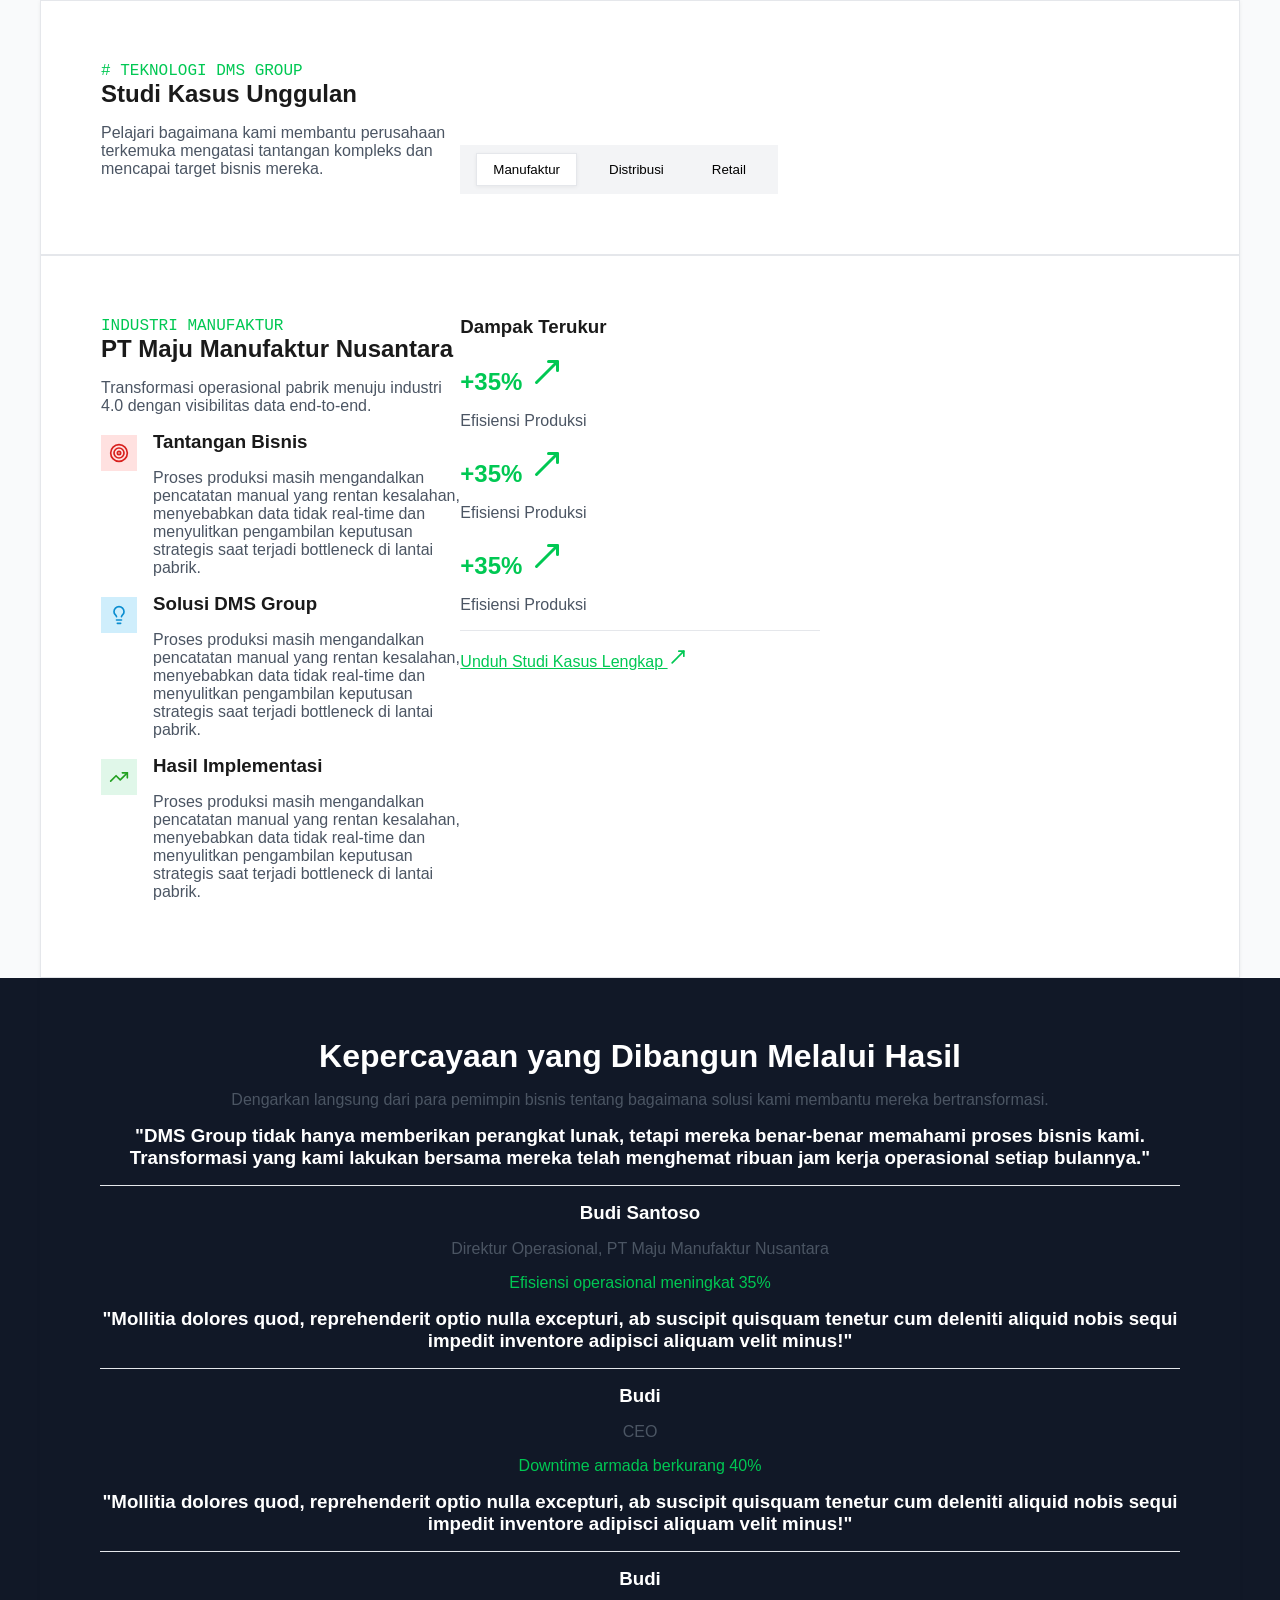
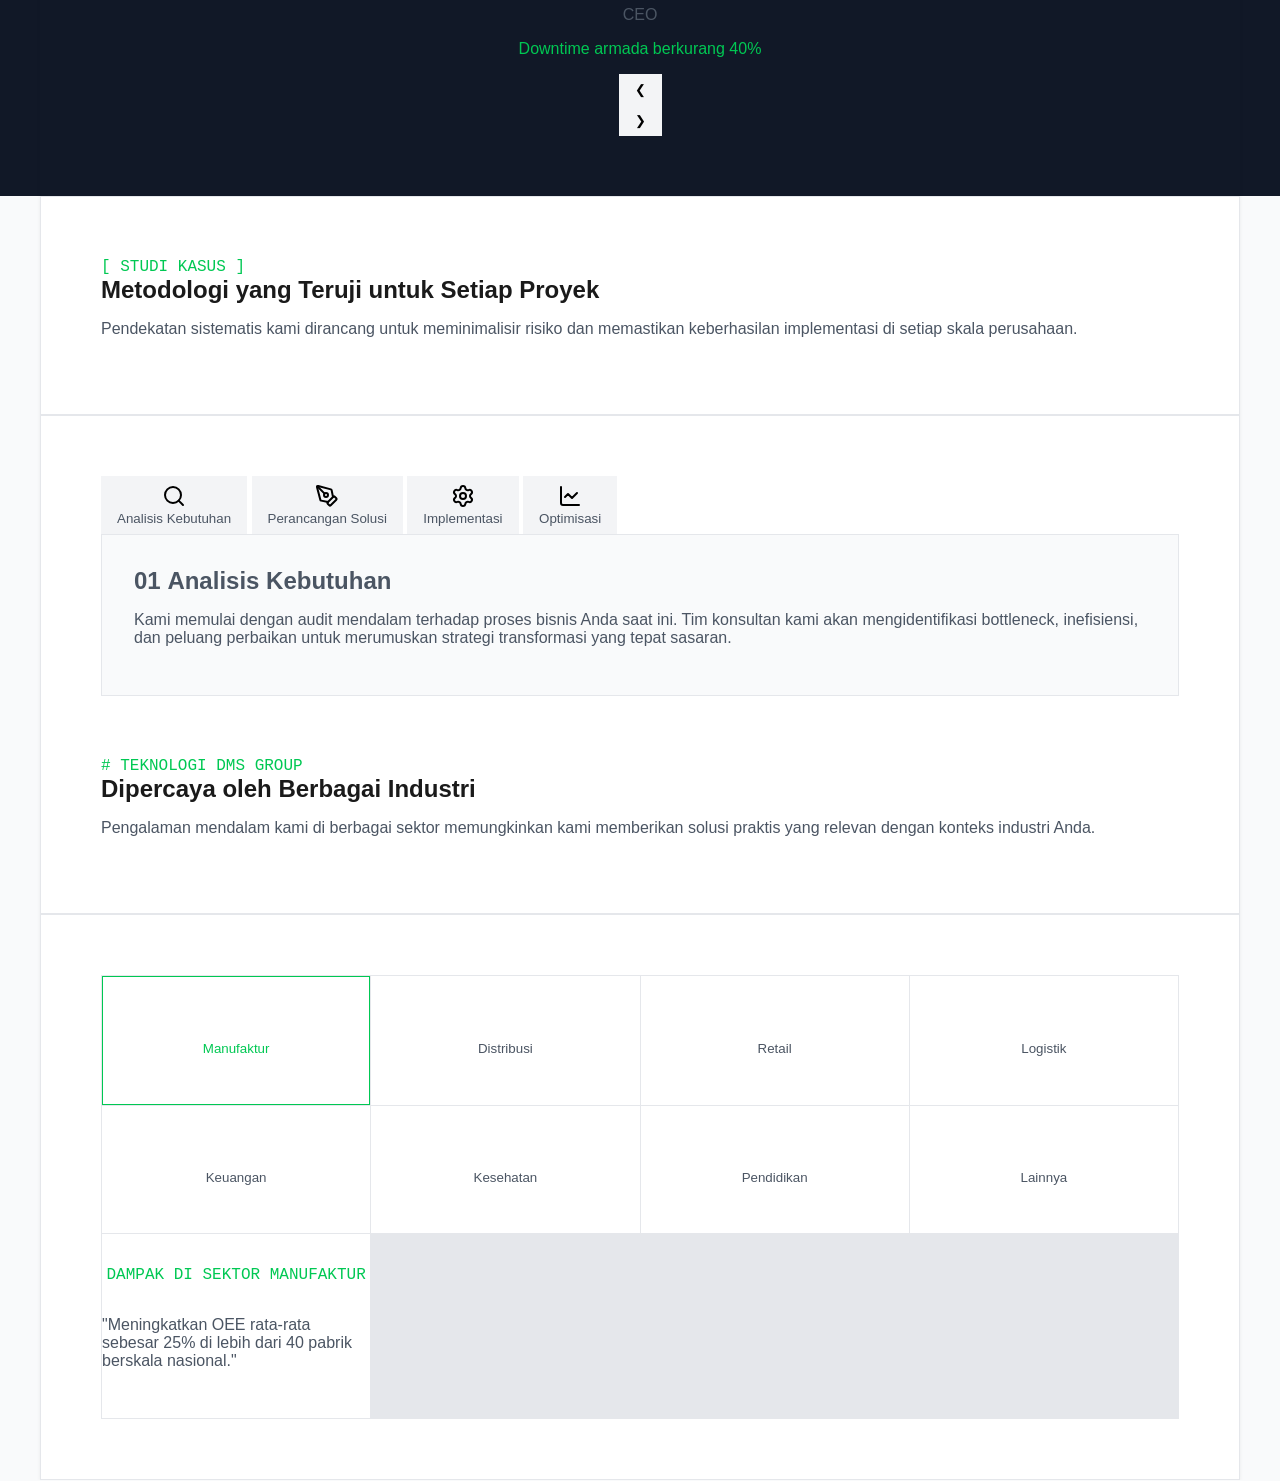
<file: index.html>
<!doctype html>
<html lang="en">
    <head>
        <meta charset="UTF-8" />
        <meta name="viewport" content="width=device-width, initial-scale=1.0" />
        <link rel="stylesheet" href="style.css" />
        <title>Studi Kasus</title>
    </head>
    <body>
        <div class="DMS-container">
            <header class="DMS-grid-3 DMS-text-center-smsc">
                <div class="DMS-grid-span-2-padding">
                    <span class="DMS-uppercase DMS-mono DMS-text-green"
                        ># Teknologi DMS Group</span
                    >
                    <h2>Studi Kasus Unggulan</h2>
                    <p>
                        Pelajari bagaimana kami membantu perusahaan terkemuka
                        mengatasi tantangan kompleks dan mencapai target bisnis
                        mereka.
                    </p>
                </div>
                <div class="DMS-grid-span-1 DMS-button-group-flex">
                    <div class="DMS-button-group">
                        <button data-index="0" class="DMS-button-active">
                            Manufaktur
                        </button>
                        <button data-index="1">Distribusi</button>
                        <button data-index="2">Retail</button>
                    </div>
                </div>
            </header>
            <section class="DMS-grid-3">
                <div class="DMS-grid-span-2-padding">
                    <div>
                        <span
                            id="h-industry"
                            class="DMS-text-green DMS-uppercase DMS-mono"
                            >Industri Manufaktur</span
                        >
                        <h1 id="h-company">PT Maju Manufaktur Nusantara</h1>
                        <p id="h-description">
                            Transformasi operasional pabrik menuju industri 4.0
                            dengan visibilitas data end-to-end.
                        </p>
                    </div>
                    <div>
                        <div class="DMS-flex">
                            <div>
                                <svg
                                    xmlns="http://www.w3.org/2000/svg"
                                    width="36"
                                    height="36"
                                    viewBox="0 0 24 24"
                                    fill="none"
                                    stroke="currentColor"
                                    stroke-width="2"
                                    stroke-linecap="round"
                                    stroke-linejoin="round"
                                    class="lucide-target DMS-icon-adjust"
                                >
                                    <circle cx="12" cy="12" r="10" />
                                    <circle cx="12" cy="12" r="6" />
                                    <circle cx="12" cy="12" r="2" />
                                </svg>
                            </div>
                            <div>
                                <h3>Tantangan Bisnis</h3>
                                <p id="h-challenge">
                                    Proses produksi masih mengandalkan
                                    pencatatan manual yang rentan kesalahan,
                                    menyebabkan data tidak real-time dan
                                    menyulitkan pengambilan keputusan strategis
                                    saat terjadi bottleneck di lantai pabrik.
                                </p>
                            </div>
                        </div>
                        <div class="DMS-flex">
                            <div>
                                <svg
                                    xmlns="http://www.w3.org/2000/svg"
                                    width="36"
                                    height="36"
                                    viewBox="0 0 24 24"
                                    fill="none"
                                    stroke="currentColor"
                                    stroke-width="2"
                                    stroke-linecap="round"
                                    stroke-linejoin="round"
                                    class="lucide-lightbulb DMS-icon-adjust"
                                >
                                    <path
                                        d="M15 14c.2-1 .7-1.7 1.5-2.5 1-.9 1.5-2.2 1.5-3.5A6 6 0 0 0 6 8c0 1 .2 2.2 1.5 3.5.7.7 1.3 1.5 1.5 2.5"
                                    />
                                    <path d="M9 18h6" />
                                    <path d="M10 22h4" />
                                </svg>
                            </div>
                            <div>
                                <h3>Solusi DMS Group</h3>
                                <p id="h-solution">
                                    Proses produksi masih mengandalkan
                                    pencatatan manual yang rentan kesalahan,
                                    menyebabkan data tidak real-time dan
                                    menyulitkan pengambilan keputusan strategis
                                    saat terjadi bottleneck di lantai pabrik.
                                </p>
                            </div>
                        </div>
                        <div class="DMS-flex">
                            <div>
                                <svg
                                    xmlns="http://www.w3.org/2000/svg"
                                    width="36"
                                    height="36"
                                    viewBox="0 0 24 24"
                                    fill="none"
                                    stroke="currentColor"
                                    stroke-width="2"
                                    stroke-linecap="round"
                                    stroke-linejoin="round"
                                    class="lucide-trending-up DMS-icon-adjust"
                                >
                                    <path d="M16 7h6v6" />
                                    <path d="m22 7-8.5 8.5-5-5L2 17" />
                                </svg>
                            </div>
                            <div>
                                <h3>Hasil Implementasi</h3>
                                <p id="h-implementation">
                                    Proses produksi masih mengandalkan
                                    pencatatan manual yang rentan kesalahan,
                                    menyebabkan data tidak real-time dan
                                    menyulitkan pengambilan keputusan strategis
                                    saat terjadi bottleneck di lantai pabrik.
                                </p>
                            </div>
                        </div>
                    </div>
                </div>
                <div class="DMS-grid-span-1 DMS-text-center-smsc">
                    <h3>Dampak Terukur</h3>
                    <div id="h-impact">
                        <div>
                            <h1 class="DMS-text-green">
                                +35%
                                <svg
                                    xmlns="http://www.w3.org/2000/svg"
                                    width="36"
                                    height="36"
                                    viewBox="0 0 24 24"
                                    fill="none"
                                    stroke="currentColor"
                                    stroke-width="2"
                                    stroke-linecap="round"
                                    stroke-linejoin="round"
                                    class="lucide lucide-move-up-right-icon lucide-move-up-right"
                                >
                                    <path d="M13 5H19V11" />
                                    <path d="M19 5L5 19" />
                                </svg>
                            </h1>
                            <p>Efisiensi Produksi</p>
                        </div>
                        <div>
                            <h1 class="DMS-text-green">
                                +35%
                                <svg
                                    xmlns="http://www.w3.org/2000/svg"
                                    width="36"
                                    height="36"
                                    viewBox="0 0 24 24"
                                    fill="none"
                                    stroke="currentColor"
                                    stroke-width="2"
                                    stroke-linecap="round"
                                    stroke-linejoin="round"
                                    class="lucide lucide-move-up-right-icon lucide-move-up-right"
                                >
                                    <path d="M13 5H19V11" />
                                    <path d="M19 5L5 19" />
                                </svg>
                            </h1>
                            <p>Efisiensi Produksi</p>
                        </div>
                        <div>
                            <h1 class="DMS-text-green">
                                +35%
                                <svg
                                    xmlns="http://www.w3.org/2000/svg"
                                    width="36"
                                    height="36"
                                    viewBox="0 0 24 24"
                                    fill="none"
                                    stroke="currentColor"
                                    stroke-width="2"
                                    stroke-linecap="round"
                                    stroke-linejoin="round"
                                    class="lucide lucide-move-up-right-icon lucide-move-up-right"
                                >
                                    <path d="M13 5H19V11" />
                                    <path d="M19 5L5 19" />
                                </svg>
                            </h1>
                            <p>Efisiensi Produksi</p>
                        </div>
                    </div>
                    <hr />
                    <a id="h-link" href="#" class="DMS-text-green"
                        >Unduh Studi Kasus Lengkap
                        <svg
                            xmlns="http://www.w3.org/2000/svg"
                            width="20"
                            height="20"
                            viewBox="0 0 24 24"
                            fill="none"
                            stroke="currentColor"
                            stroke-width="2"
                            stroke-linecap="round"
                            stroke-linejoin="round"
                            class="lucide lucide-move-up-right-icon lucide-move-up-right"
                        >
                            <path d="M13 5H19V11" />
                            <path d="M19 5L5 19" /></svg
                    ></a>
                </div>
            </section>
        </div>
        <div class="DMS-dark-wrapper">
            <div class="DMS-container-dark">
                <div class="DMS-testimonial-header">
                    <h1>Kepercayaan yang Dibangun Melalui Hasil</h1>
                    <p>
                        Dengarkan langsung dari para pemimpin bisnis tentang
                        bagaimana solusi kami membantu mereka bertransformasi.
                    </p>
                </div>

                <div class="DMS-slideshow-container">
                    <div class="DMS-mySlides">
                        <div class="DMS-quote">
                            <h3>
                                "DMS Group tidak hanya memberikan perangkat
                                lunak, tetapi mereka benar-benar memahami proses
                                bisnis kami. Transformasi yang kami lakukan
                                bersama mereka telah menghemat ribuan jam kerja
                                operasional setiap bulannya."
                            </h3>
                        </div>
                        <hr class="DMS-divider" />
                        <div class="DMS-slide-footer">
                            <div class="DMS-author-info">
                                <h3>Budi Santoso</h3>
                                <p>
                                    Direktur Operasional, PT Maju Manufaktur
                                    Nusantara
                                </p>
                            </div>
                            <div class="DMS-metric-badge">
                                <p class="DMS-text-green">
                                    Efisiensi operasional meningkat 35%
                                </p>
                            </div>
                        </div>
                    </div>

                    <div class="DMS-mySlides">
                        <div class="DMS-quote-wrapper">
                            <h3>
                                "Mollitia dolores quod, reprehenderit optio
                                nulla excepturi, ab suscipit quisquam tenetur
                                cum deleniti aliquid nobis sequi impedit
                                inventore adipisci aliquam velit minus!"
                            </h3>
                        </div>
                        <hr class="DMS-divider" />
                        <div class="DMS-slide-footer">
                            <div class="DMS-author-info">
                                <h3>Budi</h3>
                                <p>CEO</p>
                            </div>
                            <div class="DMS-metric-badge">
                                <p class="DMS-text-green">
                                    Downtime armada berkurang 40%
                                </p>
                            </div>
                        </div>
                    </div>
                    <div class="DMS-mySlides">
                        <div class="DMS-quote-wrapper">
                            <h3>
                                "Mollitia dolores quod, reprehenderit optio
                                nulla excepturi, ab suscipit quisquam tenetur
                                cum deleniti aliquid nobis sequi impedit
                                inventore adipisci aliquam velit minus!"
                            </h3>
                        </div>
                        <hr class="DMS-divider" />
                        <div class="DMS-slide-footer">
                            <div class="DMS-author-info">
                                <h3>Budi</h3>
                                <p>CEO</p>
                            </div>
                            <div class="DMS-metric-badge">
                                <p class="DMS-text-green">
                                    Downtime armada berkurang 40%
                                </p>
                            </div>
                        </div>
                    </div>

                    <div class="DMS-controls-wrapper">
                        <button
                            class="DMS-nav-btn DMS-prev"
                            onclick="plusSlides(-1)"
                        >
                            ❮
                        </button>
                        <div class="DMS-dots-group">
                            <span
                                class="DMS-dot"
                                onclick="currentSlide(1)"
                            ></span>
                            <span
                                class="DMS-dot"
                                onclick="currentSlide(2)"
                            ></span>
                            <span
                                class="DMS-dot"
                                onclick="currentSlide(3)"
                            ></span>
                        </div>
                        <button
                            class="DMS-nav-btn DMS-next"
                            onclick="plusSlides(1)"
                        >
                            ❯
                        </button>
                    </div>
                </div>
            </div>
        </div>
        <div class="DMS-container">
            <section>
                <span class="DMS-uppercase DMS-mono DMS-text-green"
                    >[ studi kasus ]</span
                >
                <h1>Metodologi yang Teruji untuk Setiap Proyek</h1>
                <p>
                    Pendekatan sistematis kami dirancang untuk meminimalisir
                    risiko dan memastikan keberhasilan implementasi di setiap
                    skala perusahaan.
                </p>
            </section>
            <section>
                <div class="DMS-stepper-container">
                    <button class="DMS-step-button active" data-index="0">
                        <div class="DMS-step-circle">
                            <svg
                                xmlns="http://www.w3.org/2000/svg"
                                width="24"
                                height="24"
                                viewBox="0 0 24 24"
                                fill="none"
                                stroke="currentColor"
                                stroke-width="2"
                                stroke-linecap="round"
                                stroke-linejoin="round"
                                class="lucide lucide-search"
                            >
                                <path d="m21 21-4.34-4.34" />
                                <circle cx="11" cy="11" r="8" />
                            </svg>
                        </div>
                        <span>Analisis Kebutuhan</span>
                    </button>

                    <button class="DMS-step-button" data-index="1">
                        <div class="DMS-step-circle">
                            <svg
                                xmlns="http://www.w3.org/2000/svg"
                                width="24"
                                height="24"
                                viewBox="0 0 24 24"
                                fill="none"
                                stroke="currentColor"
                                stroke-width="2"
                                stroke-linecap="round"
                                stroke-linejoin="round"
                                class="lucide lucide-pen-tool"
                            >
                                <path
                                    d="M15.707 21.293a1 1 0 0 1-1.414 0l-1.586-1.586a1 1 0 0 1 0-1.414l5.586-5.586a1 1 0 0 1 1.414 0l1.586 1.586a1 1 0 0 1 0 1.414z"
                                />
                                <path
                                    d="m18 13-1.375-6.874a1 1 0 0 0-.746-.776L3.235 2.028a1 1 0 0 0-1.207 1.207L5.35 15.879a1 1 0 0 0 .776.746L13 18"
                                />
                                <path d="m2.3 2.3 7.286 7.286" />
                                <circle cx="11" cy="11" r="2" />
                            </svg>
                        </div>
                        <span>Perancangan Solusi</span>
                    </button>

                    <button class="DMS-step-button" data-index="2">
                        <div class="DMS-step-circle">
                            <svg
                                xmlns="http://www.w3.org/2000/svg"
                                width="24"
                                height="24"
                                viewBox="0 0 24 24"
                                fill="none"
                                stroke="currentColor"
                                stroke-width="2"
                                stroke-linecap="round"
                                stroke-linejoin="round"
                                class="lucide lucide-settings"
                            >
                                <path
                                    d="M9.671 4.136a2.34 2.34 0 0 1 4.659 0 2.34 2.34 0 0 0 3.319 1.915 2.34 2.34 0 0 1 2.33 4.033 2.34 2.34 0 0 0 0 3.831 2.34 2.34 0 0 1-2.33 4.033 2.34 2.34 0 0 0-3.319 1.915 2.34 2.34 0 0 1-4.659 0 2.34 2.34 0 0 0-3.32-1.915 2.34 2.34 0 0 1-2.33-4.033 2.34 2.34 0 0 0 0-3.831A2.34 2.34 0 0 1 6.35 6.051a2.34 2.34 0 0 0 3.319-1.915"
                                />
                                <circle cx="12" cy="12" r="3" />
                            </svg>
                        </div>
                        <span>Implementasi</span>
                    </button>

                    <button class="DMS-step-button" data-index="3">
                        <div class="DMS-step-circle">
                            <svg
                                xmlns="http://www.w3.org/2000/svg"
                                width="24"
                                height="24"
                                viewBox="0 0 24 24"
                                fill="none"
                                stroke="currentColor"
                                stroke-width="2"
                                stroke-linecap="round"
                                stroke-linejoin="round"
                                class="lucide lucide-chart-line"
                            >
                                <path d="M3 3v16a2 2 0 0 0 2 2h16" />
                                <path d="m19 9-5 5-4-4-3 3" />
                            </svg>
                        </div>
                        <span>Optimisasi</span>
                    </button>
                </div>
                <div class="DMS-requirement-analysis">
                    <h2 id="m-header">
                        <span id="m-number">01</span>
                        <span id="m-title">Analisis Kebutuhan</span>
                    </h2>
                    <p id="m-description">
                        Kami memulai dengan audit mendalam terhadap proses
                        bisnis Anda saat ini. Tim konsultan kami akan
                        mengidentifikasi bottleneck, inefisiensi, dan peluang
                        perbaikan untuk merumuskan strategi transformasi yang
                        tepat sasaran.
                    </p>
                </div>
                <div>
                    <span class="DMS-mono DMS-text-green DMS-uppercase"
                        ># Teknologi DMS Group</span
                    >
                    <h1>Dipercaya oleh Berbagai Industri</h1>
                    <p>
                        Pengalaman mendalam kami di berbagai sektor memungkinkan
                        kami memberikan solusi praktis yang relevan dengan
                        konteks industri Anda.
                    </p>
                </div>
            </section>
            <section>
                <div
                    class="DMS-custom-grid-border DMS-grid-4 DMS-text-center-smsc"
                    id="industri-grid"
                >
                    <button
                        class="DMS-custom-border DMS-industries-active"
                        data-index="0"
                    >
                        <span id="ind-icon-0"></span>
                        <p class="DMS-text-green">Manufaktur</p>
                    </button>

                    <button class="DMS-custom-border" data-index="1">
                        <span id="ind-icon-1"></span>
                        <p>Distribusi</p>
                    </button>

                    <button class="DMS-custom-border" data-index="2">
                        <span id="ind-icon-2"></span>
                        <p>Retail</p>
                    </button>

                    <button class="DMS-custom-border" data-index="3">
                        <span id="ind-icon-3"></span>
                        <p>Logistik</p>
                    </button>

                    <button class="DMS-custom-border" data-index="4">
                        <span id="ind-icon-4"></span>
                        <p>Keuangan</p>
                    </button>

                    <button class="DMS-custom-border" data-index="5">
                        <span id="ind-icon-5"></span>
                        <p>Kesehatan</p>
                    </button>

                    <button class="DMS-custom-border" data-index="6">
                        <span id="ind-icon-6"></span>
                        <p>Pendidikan</p>
                    </button>

                    <button class="DMS-custom-border" data-index="7">
                        <span id="ind-icon-7"></span>
                        <p>Lainnya</p>
                    </button>

                    <div
                        class="DMS-custom-border DMS-grid-span-4-padding DMS-bg-light-green"
                    >
                        <span
                            id="ind-banner-tag"
                            class="DMS-mono DMS-text-green DMS-uppercase"
                        >
                            Dampak di Sektor Manufaktur
                        </span>
                        <p id="ind-banner-desc">
                            "Meningkatkan OEE rata-rata sebesar 25% di lebih
                            dari 40 pabrik berskala nasional."
                        </p>
                    </div>
                </div>
            </section>
        </div>
        <script src="script.js" />
    </body>
</html>
</file>
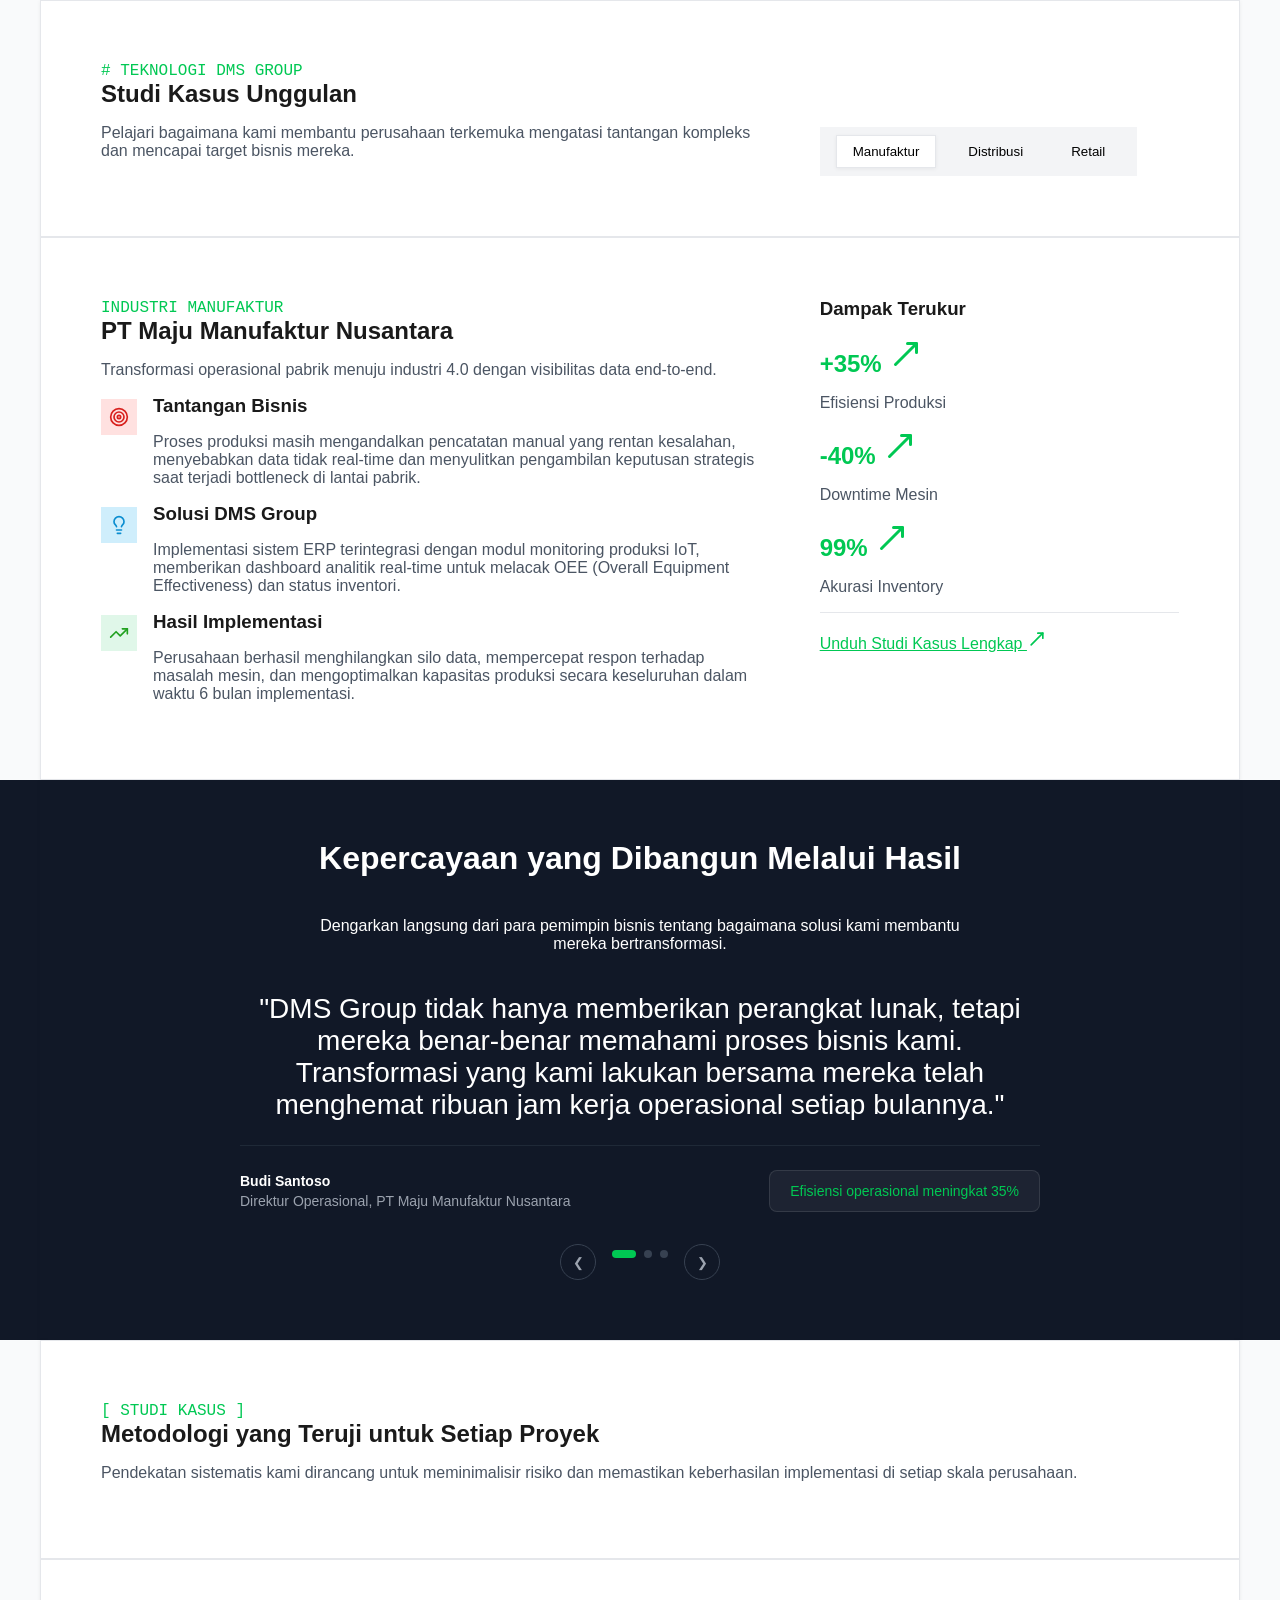
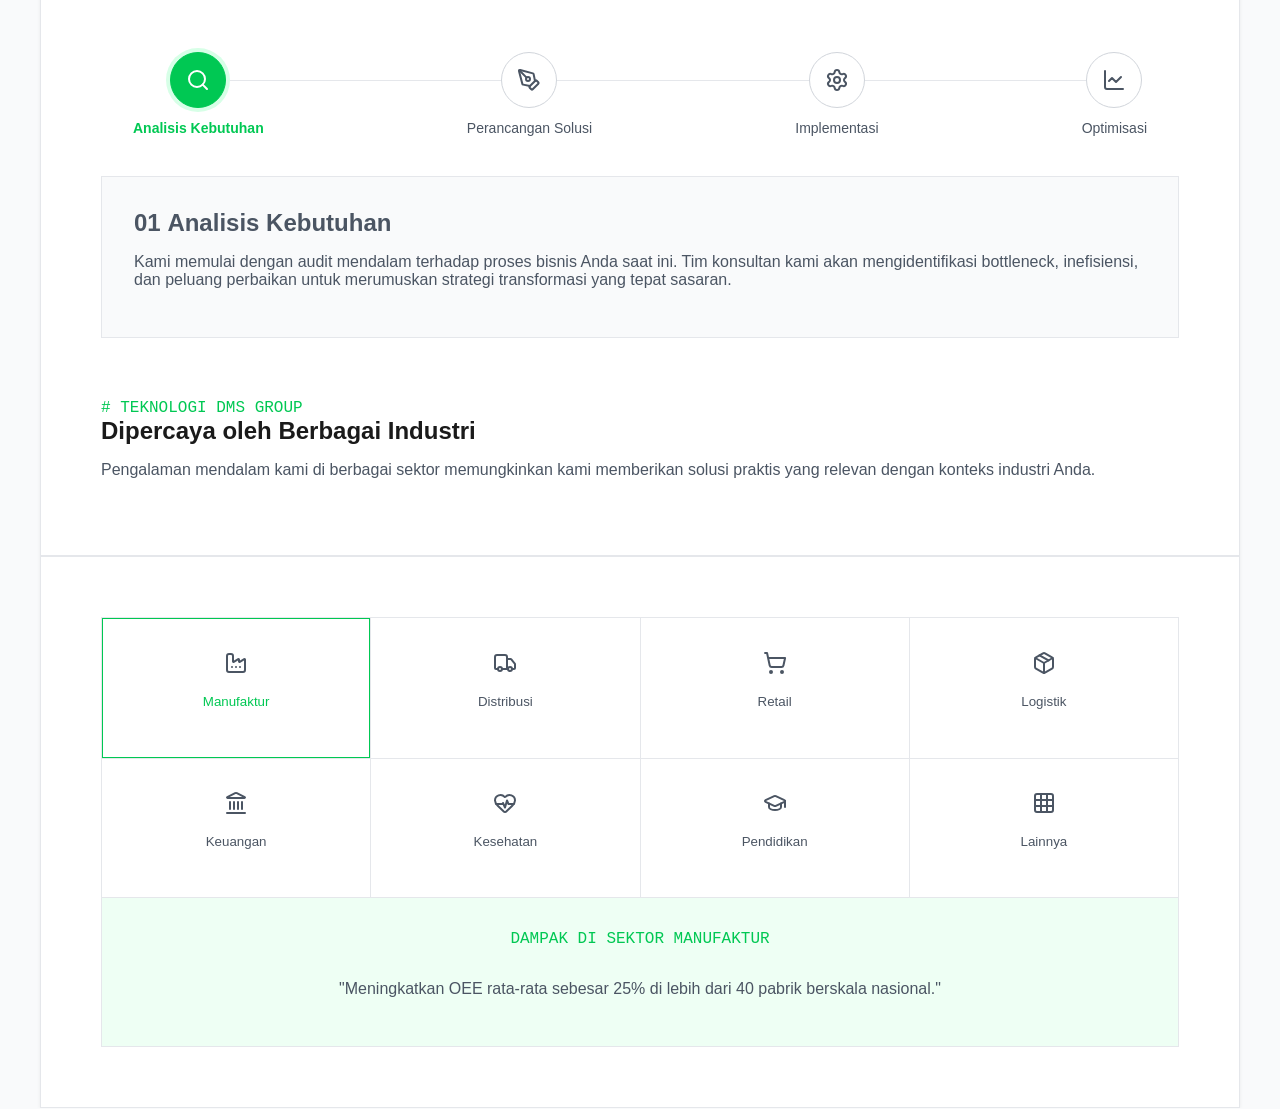
<file: afif.html>
<!doctype html>
<html lang="en">
    <head>
        <meta charset="UTF-8" />
        <meta name="viewport" content="width=device-width, initial-scale=1.0" />
        <!--<link rel="stylesheet" href="style.css" />-->
        <title>Studi Kasus</title>
        <style>
            :root {
                /* =====================================================
        1. TYPOGRAPHY (FONT FAMILIES)
        ===================================================== */
                --DMS-font-heading: "Plus Jakarta Sans", sans-serif;
                --DMS-font-body: "DM Sans", sans-serif;
                --DMS-font-mono: "Sometype Mono", monospace;

                /* =====================================================
        2. COLOR PALETTE (PRIMARY & NEUTRAL VALUES)
        ===================================================== */
                /* Primary Scale */
                --DMS-color-primary-50: #eefff4;
                --DMS-color-primary-100: #d7ffe7;
                --DMS-color-primary-200: #b2ffd1;
                --DMS-color-primary-300: #76ffae;
                --DMS-color-primary-400: #33f583;
                --DMS-color-primary-500: #09de61;
                --DMS-color-primary-600: #00c853;
                --DMS-color-primary-700: #04913f;
                --DMS-color-primary-800: #0a7136;
                --DMS-color-primary-900: #0a5d2f;
                --DMS-color-primary-950: #003418;

                /* Neutral/Gray Scale */
                --DMS-color-gray-50: #f9fafb;
                --DMS-color-gray-100: #f3f4f6;
                --DMS-color-gray-200: #e5e7eb;
                --DMS-color-gray-300: #d1d5db;
                --DMS-color-gray-400: #9ca3af;
                --DMS-color-gray-500: #6b7280;
                --DMS-color-gray-600: #4b5563;
                --DMS-color-gray-700: #374151;
                --DMS-color-gray-800: #1f2937;
                --DMS-color-gray-900: #111827;

                /* =====================================================
        3. UI & SEMANTIC COLORS
        ===================================================== */
                /* Brand Colors */
                --DMS-color-primary: #00c853;
                --DMS-color-primary-hover: #00a95c;
                --DMS-color-primary-active: #009624;
                --DMS-color-primary-soft: rgba(6, 19, 11, 0.08);
                --DMS-color-black: #1a1a1a;
                --DMS-color-white: #ffffff;

                /* Success */
                --DMS-color-success: #22a121;
                --DMS-color-success-hover: #2eba2d;
                --DMS-color-success-active: #1c791c;
                --DMS-color-success-disabled: #8ee88d;

                /* Danger */
                --DMS-color-danger: #d8201d;
                --DMS-color-danger-hover: #f4423f;
                --DMS-color-danger-active: #bd1b18;
                --DMS-color-danger-disabled: #fea4a3;

                /* Warning & Info */
                --DMS-color-warning: #fda018;
                --DMS-color-warning-disabled: #ffecc6;
                --DMS-color-info: #0a8dd0;
                --DMS-color-info-disabled: #82d1f7;

                /* =====================================================
        4. BACKGROUNDS & GRADIENTS
        ===================================================== */
                --DMS-bg-primary: var(--DMS-color-white);
                --DMS-bg-secondary: var(--DMS-color-gray-50);
                --DMS-bg-tertiary: var(--DMS-color-gray-100);

                --DMS-gradient-primary: linear-gradient(
                    90deg,
                    var(--DMS-color-primary-600) 0%,
                    var(--DMS-color-primary-700) 100%
                );
                --DMS-gradient-primary-soft: linear-gradient(
                    90deg,
                    var(--DMS-color-primary-100) 0%,
                    var(--DMS-color-primary-300) 100%
                );

                /* =====================================================
        5. TEXT TOKENS
        ===================================================== */
                --DMS-text-primary: var(--DMS-color-black);
                --DMS-text-secondary: var(--DMS-color-gray-600);
                --DMS-text-muted: var(--DMS-color-gray-400);
                --DMS-text-inverse: var(--DMS-color-white);

                /* =====================================================
        6. BORDER & RADIUS (Multiple of 4px)
        ===================================================== */
                --DMS-border-light: var(--DMS-color-gray-200);
                --DMS-border-medium: var(--DMS-color-gray-300);
                --DMS-border-strong: var(--DMS-color-gray-500);

                --DMS-radius-1: 4px;
                --DMS-radius-2: 8px;
                --DMS-radius-3: 12px;
                --DMS-radius-4: 16px;
                --DMS-radius-full: 999px;

                /* =====================================================
        7. SPACING SYSTEM (Multiple of 4px)
        ===================================================== */
                --DMS-space-1: 4px;
                --DMS-space-2: 8px;
                --DMS-space-3: 12px;
                --DMS-space-4: 16px;
                --DMS-space-5: 20px;
                --DMS-space-6: 24px;
                --DMS-space-8: 32px;
                --DMS-space-10: 40px;
                --DMS-space-15: 60px;

                /* =====================================================
        8. SHADOWS & OVERLAYS
        ===================================================== */
                --DMS-shadow-sm: 0 1px 4px rgba(0, 0, 0, 0.06);
                --DMS-shadow-md: 0 4px 12px rgba(0, 0, 0, 0.08);
                --DMS-shadow-xl: 0 16px 40px rgba(0, 0, 0, 0.16);

                --DMS-overlay-light: rgba(255, 255, 255, 0.6);
                --DMS-overlay-dark: rgba(0, 0, 0, 0.5);

                /* =====================================================
        9. TYPOGRAPHY SPECS (Size, Weight, Height)
        ===================================================== */
                /* Font Sizes */
                --DMS-text-xs: 10px;
                --DMS-text-sm: 11px;
                --DMS-text-lg: 14px;
                --DMS-text-xl: 18px;
                --DMS-text-h1: 40px;
                --DMS-text-h2: 34px;
                --DMS-text-h3: 28px;

                /* Font Weights */
                --DMS-font-regular: 400;
                --DMS-font-medium: 500;
                --DMS-font-semibold: 600;
                --DMS-font-bold: 700;

                /* Line Heights & Letter Spacing */
                --DMS-line-height-xs: 1.2;
                --DMS-line-height-md: 1.5;
                --DMS-letter-spacing-tight: -0.02em;
                --DMS-letter-spacing-wide: 0.02em;

                /* =====================================================
        10. LAYOUT & GRID UTILS
        ===================================================== */
                --DMS-z-dropdown: 1000;
                --DMS-z-modal: 1050;
                --DMS-breakpoint-lg: 992px;
                --DMS-breakpoint-xl: 1200px;

                --DMS-grid-cols-2: repeat(2, minmax(0, 1fr));
                --DMS-grid-cols-3: repeat(3, minmax(0, 1fr));
                --DMS-col-span-2: span 2 / span 2;

                /* Transitions */
                --DMS-transition-normal: 0.25s ease;
                --DMS-transition-slow: 0.4s ease;
            }

            /* Global and Shared */

            * {
                box-sizing: border-box;
                margin: 0;
                padding: 0;
                /*border: 0.1px solid red;*/
            }

            body {
                font-family: var(--DMS-font-body);
                background-color: var(--DMS-color-gray-50);
                color: var(--DMS-text-primary);
            }

            .DMS-text-green {
                color: var(--DMS-color-primary);
            }

            .DMS-mono {
                font-family: var(--DMS-font-mono);
            }

            .DMS-uppercase {
                text-transform: uppercase;
            }

            .DMS-container,
            .DMS-container-dark {
                max-width: 1200px;
                margin: 0 auto;
                box-shadow: var(--DMS-shadow-sm);
            }

            .DMS-container {
                background-color: var(--DMS-bg-primary);
            }

            .DMS-dark-wrapper {
                background-color: var(--DMS-color-gray-900);
            }

            .DMS-container-dark {
                color: var(--DMS-text-inverse);
                display: flex;
                justify-content: center;
                align-items: center;
                flex-direction: column;
                text-align: center;
            }

            h1,
            h2,
            h3,
            h4,
            h5,
            h6 {
                font-family: var(--DMS-font-heading);
                margin-bottom: var(--DMS-space-4);
            }

            p,
            span {
                font-family: var(--DMS-font-body);
                margin-bottom: var(--DMS-space-4);
                color: var(--DMS-text-secondary);
            }

            .DMS-grid-3 {
                display: grid;
                grid-template-columns: var(--DMS-grid-cols-3);
                height: 100%;
                width: 100%;
            }

            .DMS-grid-4 {
                display: grid;
                grid-template-columns: repeat(4, minmax(0, 1fr));
                height: 100%;
                width: 100%;
            }

            .DMS-grid-span-4-padding {
                grid-column: span 4;
            }

            .DMS-grid-span-2-padding {
                grid-column: span 2;
                padding-right: var(--DMS-space-15);
            }

            .DMS-grid-span-1 {
                grid-column: span 1;
            }

            #ind-banner-desc {
                margin: var(--DMS-space-4);
            }

            header,
            section,
            footer {
                padding: var(--DMS-space-15) var(--DMS-space-15);
                border: 1px solid var(--DMS-border-light);
            }

            .DMS-container-dark {
                padding: var(--DMS-space-15) var(--DMS-space-15);
            }

            hr {
                border: 0;
                height: 1px;
                background-color: var(--DMS-border-light);
                margin: var(--DMS-space-4) 0;
            }

            .DMS-button-group-flex {
                display: flex;
                align-items: end;
                width: fit-content;
                height: 100%;
            }

            .DMS-button-group {
                display: flex;
                gap: var(--DMS-space-4);
                background-color: var(--DMS-bg-tertiary);
                width: fit-content;
                height: fit-content;
                padding: var(--DMS-space-2) var(--DMS-space-4);
            }

            button {
                border: none;
                cursor: pointer;
                padding: var(--DMS-space-2) var(--DMS-space-4);
                background-color: var(--DMS-bg-tertiary);
            }

            .DMS-button-active {
                border: 1px solid var(--DMS-border-light);
                background-color: var(--DMS-color-white);
                box-shadow: var(--DMS-shadow-sm);
            }

            .DMS-custom-grid-border {
                gap: 1px;
                background-color: var(--DMS-border-light);
                overflow: hidden;
                border: 1px solid var(--DMS-border-light);
                width: 100%;
                height: 100%;
            }

            .DMS-custom-border {
                background-color: var(--DMS-color-white);
                display: flex;
                justify-content: center;
                align-items: center;
                flex-direction: column;
                padding: var(--DMS-space-8) 0;
            }

            .DMS-bg-light-green {
                background-color: var(--DMS-color-primary-50);
            }

            .DMS-flex {
                display: flex;
            }

            .DMS-requirement-analysis {
                border: 1px solid var(--DMS-border-light);
                background-color: var(--DMS-color-gray-50);
                padding: var(--DMS-space-8) var(--DMS-space-8);
                margin: 0 0 var(--DMS-space-15) 0;
            }

            .lucide-target {
                background-color: #ffe1e0;
                color: var(--DMS-color-danger);
                padding: var(--DMS-space-2) var(--DMS-space-2);
            }

            .lucide-lightbulb {
                background-color: #cfeefc;
                color: var(--DMS-color-info);
                padding: var(--DMS-space-2) var(--DMS-space-2);
            }

            .lucide-trending-up {
                background-color: #e0f7e9;
                color: var(--DMS-color-success);
                padding: var(--DMS-space-2) var(--DMS-space-2);
            }

            .DMS-icon-adjust {
                margin-right: var(--DMS-space-4);
                margin-top: var(--DMS-space-1);
            }

            .DMS-industries-icon {
                color: var(--DMS-color-gray-500);
            }

            .DMS-industries-icon-active {
                color: var(--DMS-color-primary);
            }

            .DMS-industries-active {
                border: 1px solid var(--DMS-color-primary);
            }

            /* WTHLY */
            .DMS-stepper-container {
                display: flex;
                justify-content: space-between;
                align-items: center;
                position: relative;
                margin: var(--DMS-space-8) 0 var(--DMS-space-10) 0;
                padding: 0 var(--DMS-space-8);
                /*border: 1px solid red;*/
            }

            .DMS-stepper-container::before {
                content: "";
                position: absolute;
                top: 28px;
                left: 80px;
                right: 80px;
                height: 1px;
                background-color: var(--DMS-border-light);
                z-index: 1;
                /*border: 1px solid blue;*/
            }

            .DMS-step-button {
                background: transparent;
                border: none;
                display: flex;
                flex-direction: column;
                align-items: center;
                gap: var(--DMS-space-3);
                cursor: pointer;
                position: relative;
                z-index: 2;
                padding: 0;
            }

            .DMS-step-circle {
                width: 56px;
                height: 56px;
                border-radius: var(--DMS-radius-full);
                background-color: var(--DMS-bg-primary);
                border: 1px solid var(--DMS-border-medium);
                display: flex;
                justify-content: center;
                align-items: center;
                color: var(--DMS-text-secondary);
                transition: all var(--DMS-transition-normal);
            }

            .DMS-step-button span {
                font-size: var(--DMS-text-lg);
                font-weight: var(--DMS-font-medium);
                color: var(--DMS-text-secondary);
                margin-bottom: 0;
                transition: color var(--DMS-transition-normal);
            }

            .DMS-step-button.active .DMS-step-circle {
                background-color: var(--DMS-color-primary);
                border-color: var(--DMS-color-primary);
                color: var(--DMS-color-white);
                box-shadow: 0 0 0 4px var(--DMS-color-primary-100);
            }

            .DMS-step-button.active span {
                color: var(--DMS-color-primary);
                font-weight: var(--DMS-font-bold);
            }

            .DMS-testimonial-header h1,
            .DMS-testimonial-header p {
                text-align: center;
                max-width: 650px;
                margin: 0 auto var(--DMS-space-10) auto;
                color: var(--DMS-text-inverse);
            }

            .DMS-slideshow-container {
                max-width: 800px;
                margin: 0 auto;
                position: relative;
                text-align: left;
            }

            .DMS-mySlides {
                display: none;
                animation: fadeIn 0.4s ease-in-out;
            }

            .DMS-quote h3 {
                text-align: center;
                font-size: var(--DMS-text-h3);
                font-weight: var(--DMS-font-regular);
            }

            .DMS-divider {
                border: 0;
                height: 1px;
                background-color: var(--DMS-color-gray-800);
                margin: var(--DMS-space-6) 0;
            }

            .DMS-slide-footer {
                display: flex;
                justify-content: space-between;
                align-items: center;
                margin-bottom: var(--DMS-space-8);
            }

            .DMS-author-info h3 {
                font-size: var(--DMS-text-lg);
                color: var(--DMS-text-inverse);
                margin-bottom: var(--DMS-space-1);
            }

            .DMS-author-info p {
                font-size: var(--DMS-text-lg);
                color: var(--DMS-color-gray-400);
                margin-bottom: 0;
            }

            .DMS-metric-badge {
                background-color: rgba(255, 255, 255, 0.05);
                border: 1px solid rgba(255, 255, 255, 0.1);
                padding: var(--DMS-space-3) var(--DMS-space-5);
                border-radius: var(--DMS-radius-2);
            }

            .DMS-metric-badge p {
                margin-bottom: 0;
                font-size: var(--DMS-text-lg);
                font-weight: var(--DMS-font-medium);
            }

            .DMS-controls-wrapper {
                display: flex;
                align-items: center;
                justify-content: center;
                gap: var(--DMS-space-4);
                margin-top: var(--DMS-space-6);
            }

            .DMS-nav-btn {
                background: transparent;
                border: 1px solid var(--DMS-color-gray-700);
                color: var(--DMS-color-gray-400);
                width: 36px;
                height: 36px;
                border-radius: var(--DMS-radius-full);
                display: flex;
                align-items: center;
                justify-content: center;
                cursor: pointer;
            }

            .DMS-dots-group {
                display: flex;
                align-items: center;
                gap: var(--DMS-space-2);
            }

            .DMS-dot {
                cursor: pointer;
                height: 8px;
                width: 8px;
                background-color: var(--DMS-color-gray-700);
                border-radius: var(--DMS-radius-full);
                display: inline-block;
            }

            .DMS-dot.DMS-active {
                background-color: var(--DMS-color-primary);
                width: 24px;
            }

            * {
                /*border: 0.1px solid red;*/
            }

            @media (max-width: 768px) {
                .DMS-grid-span-2-padding,
                .DMS-grid-span-1 {
                    grid-column: span 3;
                    padding-right: 0;
                    /*border: 1px solid red;*/
                    /*text-align: center;*/
                    width: 100%;
                }

                .DMS-text-center-smsc {
                    text-align: center;
                }

                header,
                section,
                footer {
                    padding: var(--DMS-space-15) var(--DMS-space-4);
                }

                .DMS-button-group-flex {
                    align-items: center;
                    justify-content: center;
                }

                .DMS-button-group {
                    padding: var(--DMS-space-2) var(--DMS-space-2);
                }

                .DMS-slide-footer {
                    flex-direction: column;
                    align-items: center;
                    gap: var(--DMS-space-4);
                    text-align: center;
                }

                .DMS-stepper-container {
                    flex-wrap: wrap;
                }

                .DMS-stepper-container::before {
                    content: "";
                    position: absolute;
                    top: 0;
                    left: 0;
                    right: 0;
                    height: 0;
                    background-color: var(--DMS-border-light);
                    z-index: 1;
                    /*border: 1px solid blue;*/
                }

                .DMS-step-button {
                    flex-direction: row;
                    padding: var(--DMS-space-4);
                }
            }
        </style>
    </head>
    <body>
        <div class="DMS-container">
            <header class="DMS-grid-3 DMS-text-center-smsc">
                <div class="DMS-grid-span-2-padding">
                    <span class="DMS-uppercase DMS-mono DMS-text-green"
                        ># Teknologi DMS Group</span
                    >
                    <h2>Studi Kasus Unggulan</h2>
                    <p>
                        Pelajari bagaimana kami membantu perusahaan terkemuka
                        mengatasi tantangan kompleks dan mencapai target bisnis
                        mereka.
                    </p>
                </div>
                <div class="DMS-grid-span-1 DMS-button-group-flex">
                    <div class="DMS-button-group">
                        <button data-index="0" class="DMS-button-active">
                            Manufaktur
                        </button>
                        <button data-index="1">Distribusi</button>
                        <button data-index="2">Retail</button>
                    </div>
                </div>
            </header>
            <section class="DMS-grid-3">
                <div class="DMS-grid-span-2-padding">
                    <div>
                        <span
                            id="h-industry"
                            class="DMS-text-green DMS-uppercase DMS-mono"
                            >Industri Manufaktur</span
                        >
                        <h1 id="h-company">PT Maju Manufaktur Nusantara</h1>
                        <p id="h-description">
                            Transformasi operasional pabrik menuju industri 4.0
                            dengan visibilitas data end-to-end.
                        </p>
                    </div>
                    <div>
                        <div class="DMS-flex">
                            <div>
                                <svg
                                    xmlns="http://www.w3.org/2000/svg"
                                    width="36"
                                    height="36"
                                    viewBox="0 0 24 24"
                                    fill="none"
                                    stroke="currentColor"
                                    stroke-width="2"
                                    stroke-linecap="round"
                                    stroke-linejoin="round"
                                    class="lucide-target DMS-icon-adjust"
                                >
                                    <circle cx="12" cy="12" r="10" />
                                    <circle cx="12" cy="12" r="6" />
                                    <circle cx="12" cy="12" r="2" />
                                </svg>
                            </div>
                            <div>
                                <h3>Tantangan Bisnis</h3>
                                <p id="h-challenge">
                                    Proses produksi masih mengandalkan
                                    pencatatan manual yang rentan kesalahan,
                                    menyebabkan data tidak real-time dan
                                    menyulitkan pengambilan keputusan strategis
                                    saat terjadi bottleneck di lantai pabrik.
                                </p>
                            </div>
                        </div>
                        <div class="DMS-flex">
                            <div>
                                <svg
                                    xmlns="http://www.w3.org/2000/svg"
                                    width="36"
                                    height="36"
                                    viewBox="0 0 24 24"
                                    fill="none"
                                    stroke="currentColor"
                                    stroke-width="2"
                                    stroke-linecap="round"
                                    stroke-linejoin="round"
                                    class="lucide-lightbulb DMS-icon-adjust"
                                >
                                    <path
                                        d="M15 14c.2-1 .7-1.7 1.5-2.5 1-.9 1.5-2.2 1.5-3.5A6 6 0 0 0 6 8c0 1 .2 2.2 1.5 3.5.7.7 1.3 1.5 1.5 2.5"
                                    />
                                    <path d="M9 18h6" />
                                    <path d="M10 22h4" />
                                </svg>
                            </div>
                            <div>
                                <h3>Solusi DMS Group</h3>
                                <p id="h-solution">
                                    Proses produksi masih mengandalkan
                                    pencatatan manual yang rentan kesalahan,
                                    menyebabkan data tidak real-time dan
                                    menyulitkan pengambilan keputusan strategis
                                    saat terjadi bottleneck di lantai pabrik.
                                </p>
                            </div>
                        </div>
                        <div class="DMS-flex">
                            <div>
                                <svg
                                    xmlns="http://www.w3.org/2000/svg"
                                    width="36"
                                    height="36"
                                    viewBox="0 0 24 24"
                                    fill="none"
                                    stroke="currentColor"
                                    stroke-width="2"
                                    stroke-linecap="round"
                                    stroke-linejoin="round"
                                    class="lucide-trending-up DMS-icon-adjust"
                                >
                                    <path d="M16 7h6v6" />
                                    <path d="m22 7-8.5 8.5-5-5L2 17" />
                                </svg>
                            </div>
                            <div>
                                <h3>Hasil Implementasi</h3>
                                <p id="h-implementation">
                                    Proses produksi masih mengandalkan
                                    pencatatan manual yang rentan kesalahan,
                                    menyebabkan data tidak real-time dan
                                    menyulitkan pengambilan keputusan strategis
                                    saat terjadi bottleneck di lantai pabrik.
                                </p>
                            </div>
                        </div>
                    </div>
                </div>
                <div class="DMS-grid-span-1 DMS-text-center-smsc">
                    <h3>Dampak Terukur</h3>
                    <div id="h-impact">
                        <div>
                            <h1 class="DMS-text-green">
                                +35%
                                <svg
                                    xmlns="http://www.w3.org/2000/svg"
                                    width="36"
                                    height="36"
                                    viewBox="0 0 24 24"
                                    fill="none"
                                    stroke="currentColor"
                                    stroke-width="2"
                                    stroke-linecap="round"
                                    stroke-linejoin="round"
                                    class="lucide lucide-move-up-right-icon lucide-move-up-right"
                                >
                                    <path d="M13 5H19V11" />
                                    <path d="M19 5L5 19" />
                                </svg>
                            </h1>
                            <p>Efisiensi Produksi</p>
                        </div>
                        <div>
                            <h1 class="DMS-text-green">
                                +35%
                                <svg
                                    xmlns="http://www.w3.org/2000/svg"
                                    width="36"
                                    height="36"
                                    viewBox="0 0 24 24"
                                    fill="none"
                                    stroke="currentColor"
                                    stroke-width="2"
                                    stroke-linecap="round"
                                    stroke-linejoin="round"
                                    class="lucide lucide-move-up-right-icon lucide-move-up-right"
                                >
                                    <path d="M13 5H19V11" />
                                    <path d="M19 5L5 19" />
                                </svg>
                            </h1>
                            <p>Efisiensi Produksi</p>
                        </div>
                        <div>
                            <h1 class="DMS-text-green">
                                +35%
                                <svg
                                    xmlns="http://www.w3.org/2000/svg"
                                    width="36"
                                    height="36"
                                    viewBox="0 0 24 24"
                                    fill="none"
                                    stroke="currentColor"
                                    stroke-width="2"
                                    stroke-linecap="round"
                                    stroke-linejoin="round"
                                    class="lucide lucide-move-up-right-icon lucide-move-up-right"
                                >
                                    <path d="M13 5H19V11" />
                                    <path d="M19 5L5 19" />
                                </svg>
                            </h1>
                            <p>Efisiensi Produksi</p>
                        </div>
                    </div>
                    <hr />
                    <a id="h-link" href="#" class="DMS-text-green"
                        >Unduh Studi Kasus Lengkap
                        <svg
                            xmlns="http://www.w3.org/2000/svg"
                            width="20"
                            height="20"
                            viewBox="0 0 24 24"
                            fill="none"
                            stroke="currentColor"
                            stroke-width="2"
                            stroke-linecap="round"
                            stroke-linejoin="round"
                            class="lucide lucide-move-up-right-icon lucide-move-up-right"
                        >
                            <path d="M13 5H19V11" />
                            <path d="M19 5L5 19" /></svg
                    ></a>
                </div>
            </section>
        </div>
        <div class="DMS-dark-wrapper">
            <div class="DMS-container-dark">
                <div class="DMS-testimonial-header">
                    <h1>Kepercayaan yang Dibangun Melalui Hasil</h1>
                    <p>
                        Dengarkan langsung dari para pemimpin bisnis tentang
                        bagaimana solusi kami membantu mereka bertransformasi.
                    </p>
                </div>

                <div class="DMS-slideshow-container">
                    <div class="DMS-mySlides">
                        <div class="DMS-quote">
                            <h3>
                                "DMS Group tidak hanya memberikan perangkat
                                lunak, tetapi mereka benar-benar memahami proses
                                bisnis kami. Transformasi yang kami lakukan
                                bersama mereka telah menghemat ribuan jam kerja
                                operasional setiap bulannya."
                            </h3>
                        </div>
                        <hr class="DMS-divider" />
                        <div class="DMS-slide-footer">
                            <div class="DMS-author-info">
                                <h3>Budi Santoso</h3>
                                <p>
                                    Direktur Operasional, PT Maju Manufaktur
                                    Nusantara
                                </p>
                            </div>
                            <div class="DMS-metric-badge">
                                <p class="DMS-text-green">
                                    Efisiensi operasional meningkat 35%
                                </p>
                            </div>
                        </div>
                    </div>

                    <div class="DMS-mySlides">
                        <div class="DMS-quote-wrapper">
                            <h3>
                                "Mollitia dolores quod, reprehenderit optio
                                nulla excepturi, ab suscipit quisquam tenetur
                                cum deleniti aliquid nobis sequi impedit
                                inventore adipisci aliquam velit minus!"
                            </h3>
                        </div>
                        <hr class="DMS-divider" />
                        <div class="DMS-slide-footer">
                            <div class="DMS-author-info">
                                <h3>Budi</h3>
                                <p>CEO</p>
                            </div>
                            <div class="DMS-metric-badge">
                                <p class="DMS-text-green">
                                    Downtime armada berkurang 40%
                                </p>
                            </div>
                        </div>
                    </div>
                    <div class="DMS-mySlides">
                        <div class="DMS-quote-wrapper">
                            <h3>
                                "Mollitia dolores quod, reprehenderit optio
                                nulla excepturi, ab suscipit quisquam tenetur
                                cum deleniti aliquid nobis sequi impedit
                                inventore adipisci aliquam velit minus!"
                            </h3>
                        </div>
                        <hr class="DMS-divider" />
                        <div class="DMS-slide-footer">
                            <div class="DMS-author-info">
                                <h3>Budi</h3>
                                <p>CEO</p>
                            </div>
                            <div class="DMS-metric-badge">
                                <p class="DMS-text-green">
                                    Downtime armada berkurang 40%
                                </p>
                            </div>
                        </div>
                    </div>

                    <div class="DMS-controls-wrapper">
                        <button
                            class="DMS-nav-btn DMS-prev"
                            onclick="plusSlides(-1)"
                        >
                            ❮
                        </button>
                        <div class="DMS-dots-group">
                            <span
                                class="DMS-dot"
                                onclick="currentSlide(1)"
                            ></span>
                            <span
                                class="DMS-dot"
                                onclick="currentSlide(2)"
                            ></span>
                            <span
                                class="DMS-dot"
                                onclick="currentSlide(3)"
                            ></span>
                        </div>
                        <button
                            class="DMS-nav-btn DMS-next"
                            onclick="plusSlides(1)"
                        >
                            ❯
                        </button>
                    </div>
                </div>
            </div>
        </div>
        <div class="DMS-container">
            <section>
                <span class="DMS-uppercase DMS-mono DMS-text-green"
                    >[ studi kasus ]</span
                >
                <h1>Metodologi yang Teruji untuk Setiap Proyek</h1>
                <p>
                    Pendekatan sistematis kami dirancang untuk meminimalisir
                    risiko dan memastikan keberhasilan implementasi di setiap
                    skala perusahaan.
                </p>
            </section>
            <section>
                <div class="DMS-stepper-container">
                    <button class="DMS-step-button active" data-index="0">
                        <div class="DMS-step-circle">
                            <svg
                                xmlns="http://www.w3.org/2000/svg"
                                width="24"
                                height="24"
                                viewBox="0 0 24 24"
                                fill="none"
                                stroke="currentColor"
                                stroke-width="2"
                                stroke-linecap="round"
                                stroke-linejoin="round"
                                class="lucide lucide-search"
                            >
                                <path d="m21 21-4.34-4.34" />
                                <circle cx="11" cy="11" r="8" />
                            </svg>
                        </div>
                        <span>Analisis Kebutuhan</span>
                    </button>

                    <button class="DMS-step-button" data-index="1">
                        <div class="DMS-step-circle">
                            <svg
                                xmlns="http://www.w3.org/2000/svg"
                                width="24"
                                height="24"
                                viewBox="0 0 24 24"
                                fill="none"
                                stroke="currentColor"
                                stroke-width="2"
                                stroke-linecap="round"
                                stroke-linejoin="round"
                                class="lucide lucide-pen-tool"
                            >
                                <path
                                    d="M15.707 21.293a1 1 0 0 1-1.414 0l-1.586-1.586a1 1 0 0 1 0-1.414l5.586-5.586a1 1 0 0 1 1.414 0l1.586 1.586a1 1 0 0 1 0 1.414z"
                                />
                                <path
                                    d="m18 13-1.375-6.874a1 1 0 0 0-.746-.776L3.235 2.028a1 1 0 0 0-1.207 1.207L5.35 15.879a1 1 0 0 0 .776.746L13 18"
                                />
                                <path d="m2.3 2.3 7.286 7.286" />
                                <circle cx="11" cy="11" r="2" />
                            </svg>
                        </div>
                        <span>Perancangan Solusi</span>
                    </button>

                    <button class="DMS-step-button" data-index="2">
                        <div class="DMS-step-circle">
                            <svg
                                xmlns="http://www.w3.org/2000/svg"
                                width="24"
                                height="24"
                                viewBox="0 0 24 24"
                                fill="none"
                                stroke="currentColor"
                                stroke-width="2"
                                stroke-linecap="round"
                                stroke-linejoin="round"
                                class="lucide lucide-settings"
                            >
                                <path
                                    d="M9.671 4.136a2.34 2.34 0 0 1 4.659 0 2.34 2.34 0 0 0 3.319 1.915 2.34 2.34 0 0 1 2.33 4.033 2.34 2.34 0 0 0 0 3.831 2.34 2.34 0 0 1-2.33 4.033 2.34 2.34 0 0 0-3.319 1.915 2.34 2.34 0 0 1-4.659 0 2.34 2.34 0 0 0-3.32-1.915 2.34 2.34 0 0 1-2.33-4.033 2.34 2.34 0 0 0 0-3.831A2.34 2.34 0 0 1 6.35 6.051a2.34 2.34 0 0 0 3.319-1.915"
                                />
                                <circle cx="12" cy="12" r="3" />
                            </svg>
                        </div>
                        <span>Implementasi</span>
                    </button>

                    <button class="DMS-step-button" data-index="3">
                        <div class="DMS-step-circle">
                            <svg
                                xmlns="http://www.w3.org/2000/svg"
                                width="24"
                                height="24"
                                viewBox="0 0 24 24"
                                fill="none"
                                stroke="currentColor"
                                stroke-width="2"
                                stroke-linecap="round"
                                stroke-linejoin="round"
                                class="lucide lucide-chart-line"
                            >
                                <path d="M3 3v16a2 2 0 0 0 2 2h16" />
                                <path d="m19 9-5 5-4-4-3 3" />
                            </svg>
                        </div>
                        <span>Optimisasi</span>
                    </button>
                </div>
                <div class="DMS-requirement-analysis">
                    <h2 id="m-header">
                        <span id="m-number">01</span>
                        <span id="m-title">Analisis Kebutuhan</span>
                    </h2>
                    <p id="m-description">
                        Kami memulai dengan audit mendalam terhadap proses
                        bisnis Anda saat ini. Tim konsultan kami akan
                        mengidentifikasi bottleneck, inefisiensi, dan peluang
                        perbaikan untuk merumuskan strategi transformasi yang
                        tepat sasaran.
                    </p>
                </div>
                <div>
                    <span class="DMS-mono DMS-text-green DMS-uppercase"
                        ># Teknologi DMS Group</span
                    >
                    <h1>Dipercaya oleh Berbagai Industri</h1>
                    <p>
                        Pengalaman mendalam kami di berbagai sektor memungkinkan
                        kami memberikan solusi praktis yang relevan dengan
                        konteks industri Anda.
                    </p>
                </div>
            </section>
            <section>
                <div
                    class="DMS-custom-grid-border DMS-grid-4 DMS-text-center-smsc"
                    id="industri-grid"
                >
                    <button
                        class="DMS-custom-border DMS-industries-active"
                        data-index="0"
                    >
                        <span id="ind-icon-0"></span>
                        <p class="DMS-text-green">Manufaktur</p>
                    </button>

                    <button class="DMS-custom-border" data-index="1">
                        <span id="ind-icon-1"></span>
                        <p>Distribusi</p>
                    </button>

                    <button class="DMS-custom-border" data-index="2">
                        <span id="ind-icon-2"></span>
                        <p>Retail</p>
                    </button>

                    <button class="DMS-custom-border" data-index="3">
                        <span id="ind-icon-3"></span>
                        <p>Logistik</p>
                    </button>

                    <button class="DMS-custom-border" data-index="4">
                        <span id="ind-icon-4"></span>
                        <p>Keuangan</p>
                    </button>

                    <button class="DMS-custom-border" data-index="5">
                        <span id="ind-icon-5"></span>
                        <p>Kesehatan</p>
                    </button>

                    <button class="DMS-custom-border" data-index="6">
                        <span id="ind-icon-6"></span>
                        <p>Pendidikan</p>
                    </button>

                    <button class="DMS-custom-border" data-index="7">
                        <span id="ind-icon-7"></span>
                        <p>Lainnya</p>
                    </button>

                    <div
                        class="DMS-custom-border DMS-grid-span-4-padding DMS-bg-light-green"
                    >
                        <span
                            id="ind-banner-tag"
                            class="DMS-mono DMS-text-green DMS-uppercase"
                        >
                            Dampak di Sektor Manufaktur
                        </span>
                        <p id="ind-banner-desc">
                            "Meningkatkan OEE rata-rata sebesar 25% di lebih
                            dari 40 pabrik berskala nasional."
                        </p>
                    </div>
                </div>
            </section>
        </div>
        <!--<script src="script.js" />-->
        <script>
            const studiKasusUnggulan = [
                {
                    name: "Manufaktur",
                    industry: "Industri Manufaktur",
                    company: "PT Maju Manufaktur Nusantara",
                    description:
                        "Transformasi operasional pabrik menuju industri 4.0 dengan visibilitas data end-to-end.",
                    challenge:
                        "Proses produksi masih mengandalkan pencatatan manual yang rentan kesalahan, menyebabkan data tidak real-time dan menyulitkan pengambilan keputusan strategis saat terjadi bottleneck di lantai pabrik.",
                    solution:
                        "Implementasi sistem ERP terintegrasi dengan modul monitoring produksi IoT, memberikan dashboard analitik real-time untuk melacak OEE (Overall Equipment Effectiveness) dan status inventori.",
                    implementation:
                        "Perusahaan berhasil menghilangkan silo data, mempercepat respon terhadap masalah mesin, dan mengoptimalkan kapasitas produksi secara keseluruhan dalam waktu 6 bulan implementasi.",
                    impact: [
                        {
                            desc: "Efisiensi Produksi",
                            value: "+35%",
                        },
                        {
                            desc: "Downtime Mesin",
                            value: "-40%",
                        },
                        {
                            desc: "Akurasi Inventory",
                            value: "99%",
                        },
                    ],
                    caseStudyUrl: "https://example.com",
                },
                {
                    name: "Distribusi",
                    industry: "Industri Distribusi",
                    company: "PT Maju Distribusi Nusantara",
                    description:
                        "Transformasi operasional pabrik menuju distribusi 4.0 dengan visibilitas data end-to-end.",
                    challenge:
                        "Lorem ipsum dolor sit amet, consectetur adipiscing elit. Sed do eiusmod tempor incididunt ut labore et dolore magna aliqua.",
                    solution:
                        "Lorem ipsum dolor sit amet, consectetur adipiscing elit. Sed do eiusmod tempor incididunt ut labore et dolore magna aliqua.",
                    implementation:
                        "Lorem ipsum dolor sit amet, consectetur adipiscing elit. Sed do eiusmod tempor incididunt ut labore et dolore magna aliqua.",
                    impact: [
                        {
                            desc: "Efisiensi Distribusi",
                            value: "+35%",
                        },
                        {
                            desc: "Downtime Kendaraan",
                            value: "-40%",
                        },
                        {
                            desc: "Akurasi Inventory",
                            value: "100%",
                        },
                    ],
                    caseStudyUrl: "https://example.com",
                },
                {
                    name: "Retail",
                    industry: "Industri Retail",
                    company: "PT Maju Retail Nusantara",
                    description:
                        "Transformasi operasional pabrik menuju retail 4.0 dengan visibilitas data end-to-end.",
                    challenge:
                        "Vestibulum convallis ex et turpis sodales, ac cursus arcu aliquam. Ut ut turpis turpis. Sed id volutpat nulla, ut blandit eros.",
                    solution:
                        "Vestibulum convallis ex et turpis sodales, ac cursus arcu aliquam. Ut ut turpis turpis. Sed id volutpat nulla, ut blandit eros.",
                    implementation:
                        "Vestibulum convallis ex et turpis sodales, ac cursus arcu aliquam. Ut ut turpis turpis. Sed id volutpat nulla, ut blandit eros.",
                    impact: [
                        {
                            desc: "Efisiensi Retail",
                            value: "+35%",
                        },
                        {
                            desc: "Downtime Etalase",
                            value: "-40%",
                        },
                        {
                            desc: "Akurasi Inventory",
                            value: "101%",
                        },
                    ],
                    caseStudyUrl: "https://example.com",
                },
            ];

            function renderCaseStudy(index) {
                const data = studiKasusUnggulan[index];

                document.getElementById("h-industry").textContent =
                    data.industry;
                document.getElementById("h-company").textContent = data.company;
                document.getElementById("h-description").textContent =
                    data.description;
                document.getElementById("h-challenge").textContent =
                    data.challenge;
                document.getElementById("h-solution").textContent =
                    data.solution;
                document.getElementById("h-implementation").textContent =
                    data.implementation;
                document.getElementById("h-link").href = data.caseStudyUrl;

                const impactContainer = document.getElementById("h-impact");
                impactContainer.innerHTML = data.impact
                    .map(
                        (item) => `
              <div>
                <h1 class="DMS-text-green">
                  ${item.value}
                  <svg
                    xmlns="http://www.w3.org/2000/svg"
                    width="36"
                    height="36"
                    viewBox="0 0 24 24"
                    fill="none"
                    stroke="currentColor"
                    stroke-width="2"
                    stroke-linecap="round"
                    stroke-linejoin="round"
                    class="lucide lucide-move-up-right-icon lucide-move-up-right"
                  >
                    <path d="M13 5H19V11" />
                    <path d="M19 5L5 19" />
                  </svg>
                </h1>
                <p>${item.desc}</p>
              </div>
            `,
                    )
                    .join("");
            }

            function initTabs() {
                const buttons = document.querySelectorAll(
                    ".DMS-button-group button",
                );

                buttons.forEach((button) => {
                    button.addEventListener("click", (e) => {
                        const clickedIndex = parseInt(
                            e.target.getAttribute("data-index"),
                            10,
                        );

                        buttons.forEach((btn) =>
                            btn.classList.remove("DMS-button-active"),
                        );
                        e.target.classList.add("DMS-button-active");

                        renderCaseStudy(clickedIndex);
                    });
                });
            }

            document.addEventListener("DOMContentLoaded", () => {
                initTabs();
                renderCaseStudy(0);
            });

            const metodologi = [
                {
                    icon: "",
                    name: "Analisis Kebutuhan",
                    description:
                        "Kami memulai dengan audit mendalam terhadap proses bisnis Anda saat ini. Tim konsultan kami akan mengidentifikasi bottleneck, inefisiensi, dan peluang perbaikan untuk merumuskan strategi transformasi yang tepat sasaran.",
                },
                {
                    icon: "",
                    name: "Perancangan Solusi",
                    description:
                        "Lorem ipsum dolor sit amet, consectetur adipiscing elit. Sed do eiusmod tempor incididunt ut labore et dolore magna aliqua. Ut enim ad minim veniam, quis nostrud exercitation ullamco laboris nisi ut aliquip ex ea commodo consequat.",
                },
                {
                    icon: "",
                    name: "Implementasi",
                    description:
                        "Duis aute irure dolor in reprehenderit in voluptate velit esse cillum dolore eu fugiat nulla pariatur. Excepteur sint occaecat cupidatat non proident, sunt in culpa qui officia deserunt mollit anim id est laborum.",
                },
                {
                    icon: "",
                    name: "Optimisasi",
                    description:
                        "Sed ut perspiciatis unde omnis iste natus error sit voluptatem accusantium doloremque laudantium, totam rem aperiam, eaque ipsa quae ab illo inventore veritatis et quasi architecto beatae vitae dicta sunt explicabo.",
                },
            ];

            function renderMetodologi(index) {
                const data = metodologi[index];

                const formattedNumber = String(index + 1).padStart(2, "0");

                document.getElementById("m-number").textContent =
                    formattedNumber;
                document.getElementById("m-title").textContent = data.name;
                document.getElementById("m-description").textContent =
                    data.description;
            }

            function initMetodologiTabs() {
                const buttons = document.querySelectorAll(
                    ".DMS-stepper-container .DMS-step-button",
                );

                buttons.forEach((button) => {
                    button.addEventListener("click", (e) => {
                        const targetButton =
                            e.target.closest(".DMS-step-button");
                        const clickedIndex = parseInt(
                            targetButton.getAttribute("data-index"),
                            10,
                        );

                        buttons.forEach((btn) =>
                            btn.classList.remove("active"),
                        );
                        targetButton.classList.add("active");

                        renderMetodologi(clickedIndex);
                    });
                });
            }

            document.addEventListener("DOMContentLoaded", () => {
                initMetodologiTabs();
                renderMetodologi(0);
            });

            const industri = [
                {
                    icon: `<svg xmlns="http://www.w3.org/2000/svg" width="24" height="24" viewBox="0 0 24 24" fill="none" stroke="currentColor" stroke-width="2" stroke-linecap="round" stroke-linejoin="round"><path d="M12 16h.01"/><path d="M16 16h.01"/><path d="M3 19a2 2 0 0 0 2 2h14a2 2 0 0 0 2-2V8.5a.5.5 0 0 0-.769-.422l-4.462 2.844A.5.5 0 0 1 15 10.5v-2a.5.5 0 0 0-.769-.422L9.77 10.922A.5.5 0 0 1 9 10.5V5a2 2 0 0 0-2-2H5a2 2 0 0 0-2 2z"/><path d="M8 16h.01"/></svg>`,
                    name: "Manufaktur",
                    description:
                        "Meningkatkan OEE rata-rata sebesar 25% di lebih dari 40 pabrik berskala nasional.",
                },
                {
                    icon: `<svg xmlns="http://www.w3.org/2000/svg" width="24" height="24" viewBox="0 0 24 24" fill="none" stroke="currentColor" stroke-width="2" stroke-linecap="round" stroke-linejoin="round"><path d="M14 18V6a2 2 0 0 0-2-2H4a2 2 0 0 0-2 2v11a1 1 0 0 0 1 1h2"/><path d="M15 18H9"/><path d="M19 18h2a1 1 0 0 0 1-1v-3.65a1 1 0 0 0-.22-.624l-3.48-4.35A1 1 0 0 0 17.52 8H14"/><circle cx="17" cy="18" r="2"/><circle cx="7" cy="18" r="2"/></svg>`,
                    name: "Distribusi",
                    description:
                        "Lorem ipsum dolor sit amet, consectetur adipiscing elit.",
                },
                {
                    icon: `<svg xmlns="http://www.w3.org/2000/svg" width="24" height="24" viewBox="0 0 24 24" fill="none" stroke="currentColor" stroke-width="2" stroke-linecap="round" stroke-linejoin="round"><circle cx="8" cy="21" r="1"/><circle cx="19" cy="21" r="1"/><path d="M2.05 2.05h2l2.66 12.42a2 2 0 0 0 2 1.58h9.78a2 2 0 0 0 1.95-1.57l1.65-7.43H5.12"/></svg>`,
                    name: "Retail",
                    description:
                        "Consectetur adipiscing elit sed do eiusmod tempor.",
                },
                {
                    icon: `<svg xmlns="http://www.w3.org/2000/svg" width="24" height="24" viewBox="0 0 24 24" fill="none" stroke="currentColor" stroke-width="2" stroke-linecap="round" stroke-linejoin="round"><path d="M11 21.73a2 2 0 0 0 2 0l7-4A2 2 0 0 0 21 16V8a2 2 0 0 0-1-1.73l-7-4a2 2 0 0 0-2 0l-7 4A2 2 0 0 0 3 8v8a2 2 0 0 0 1 1.73z"/><path d="M12 22V12"/><polyline points="3.29 7 12 12 20.71 7"/><path d="m7.5 4.27 9 5.15"/></svg>`,
                    name: "Logistik",
                    description:
                        "Sed do eiusmod tempor incididunt ut labore et dolore magna aliqua.",
                },
                {
                    icon: `<svg xmlns="http://www.w3.org/2000/svg" width="24" height="24" viewBox="0 0 24 24" fill="none" stroke="currentColor" stroke-width="2" stroke-linecap="round" stroke-linejoin="round"><path d="M10 18v-7"/><path d="M11.119 2.205a2 2 0 0 1 1.762 0l7.84 3.846A.5.5 0 0 1 20.5 7h-17a.5.5 0 0 1-.22-.949z"/><path d="M14 18v-7"/><path d="M18 18v-7"/><path d="M3 22h18"/><path d="M6 18v-7"/></svg>`,
                    name: "Keuangan",
                    description:
                        "Ut enim ad minim veniam, quis nostrud exercitation ullamco.",
                },
                {
                    icon: `<svg xmlns="http://www.w3.org/2000/svg" width="24" height="24" viewBox="0 0 24 24" fill="none" stroke="currentColor" stroke-width="2" stroke-linecap="round" stroke-linejoin="round"><path d="M2 9.5a5.5 5.5 0 0 1 9.591-3.676.56.56 0 0 0 .818 0A5.49 5.49 0 0 1 22 9.5c0 2.29-1.5 4-3 5.5l-5.492 5.313a2 2 0 0 1-3 .019L5 15c-1.5-1.5-3-3.2-3-5.5"/><path d="M3.22 13H9.5l.5-1 2 4.5 2-7 1.5 3.5h5.27"/></svg>`,
                    name: "Kesehatan",
                    description:
                        "Quis nostrud exercitation ullamco laboris nisi ut aliquip ex ea commodo.",
                },
                {
                    icon: `<svg xmlns="http://www.w3.org/2000/svg" width="24" height="24" viewBox="0 0 24 24" fill="none" stroke="currentColor" stroke-width="2" stroke-linecap="round" stroke-linejoin="round"><path d="M21.42 10.922a1 1 0 0 0-.019-1.838L12.83 5.18a2 2 0 0 0-1.66 0L2.6 9.08a1 1 0 0 0 0 1.832l8.57 3.908a2 2 0 0 0 1.66 0z"/><path d="M22 10v6"/><path d="M6 12.5V16a6 3 0 0 0 12 0v-3.5"/></svg>`,
                    name: "Pendidikan",
                    description:
                        "Duis aute irure dolor in reprehenderit in voluptate velit esse cillum.",
                },
                {
                    icon: `<svg xmlns="http://www.w3.org/2000/svg" width="24" height="24" viewBox="0 0 24 24" fill="none" stroke="currentColor" stroke-width="2" stroke-linecap="round" stroke-linejoin="round"><rect width="18" height="18" x="3" y="3" rx="2"/><path d="M3 9h18"/><path d="M3 15h18"/><path d="M9 3v18"/><path d="M15 3v18"/></svg>`,
                    name: "Lainnya",
                    description:
                        "Excepteur sint occaecat cupidatat non proident.",
                },
            ];

            function renderTileIcons() {
                industri.forEach((item, index) => {
                    const iconContainer = document.getElementById(
                        `ind-icon-${index}`,
                    );
                    if (iconContainer) {
                        iconContainer.innerHTML = item.icon;
                    }
                });
            }

            function renderIndustriBanner(index) {
                const data = industri[index];

                document.getElementById("ind-banner-tag").textContent =
                    `Dampak di Sektor ${data.name}`;
                document.getElementById("ind-banner-desc").textContent =
                    `"${data.description}"`;
            }

            function initIndustriTabs() {
                const tiles = document.querySelectorAll(
                    "#industri-grid button.DMS-custom-border",
                );

                tiles.forEach((tile) => {
                    tile.addEventListener("click", (e) => {
                        const targetBtn = e.target.closest("button");
                        const clickedIndex = parseInt(
                            targetBtn.getAttribute("data-index"),
                            10,
                        );

                        tiles.forEach((btn) => {
                            btn.classList.remove("DMS-industries-active");

                            const textNode = btn.querySelector("p");
                            if (textNode)
                                textNode.classList.remove("DMS-text-green");

                            const svgNode = btn.querySelector("svg");
                            if (svgNode) {
                                svgNode.classList.remove(
                                    "DMS-industries-icon-active",
                                );
                                svgNode.classList.add("DMS-industries-icon");
                            }
                        });

                        targetBtn.classList.add("DMS-industries-active");

                        const activeText = targetBtn.querySelector("p");
                        if (activeText)
                            activeText.classList.add("DMS-text-green");

                        const activeSvg = targetBtn.querySelector("svg");
                        if (activeSvg) {
                            activeSvg.classList.remove("DMS-industries-icon");
                            activeSvg.classList.add(
                                "DMS-industries-icon-active",
                            );
                        }

                        renderIndustriBanner(clickedIndex);
                    });
                });
            }

            document.addEventListener("DOMContentLoaded", () => {
                renderTileIcons();
                initIndustriTabs();
                renderIndustriBanner(0);
            });

            let slideIndex = 1;

            function plusSlides(n) {
                showSlides((slideIndex += n));
            }

            function currentSlide(n) {
                showSlides((slideIndex = n));
            }

            function showSlides(n) {
                let slides = document.getElementsByClassName("DMS-mySlides");
                let dots = document.getElementsByClassName("DMS-dot");

                if (n > slides.length) {
                    slideIndex = 1;
                }
                if (n < 1) {
                    slideIndex = slides.length;
                }

                for (let i = 0; i < slides.length; i++) {
                    slides[i].style.display = "none";
                }

                for (let i = 0; i < dots.length; i++) {
                    dots[i].classList.remove("DMS-active");
                }

                slides[slideIndex - 1].style.display = "block";
                dots[slideIndex - 1].classList.add("DMS-active");
            }

            document.addEventListener("DOMContentLoaded", () => {
                showSlides(slideIndex);
            });
        </script>
    </body>
</html>
</file>
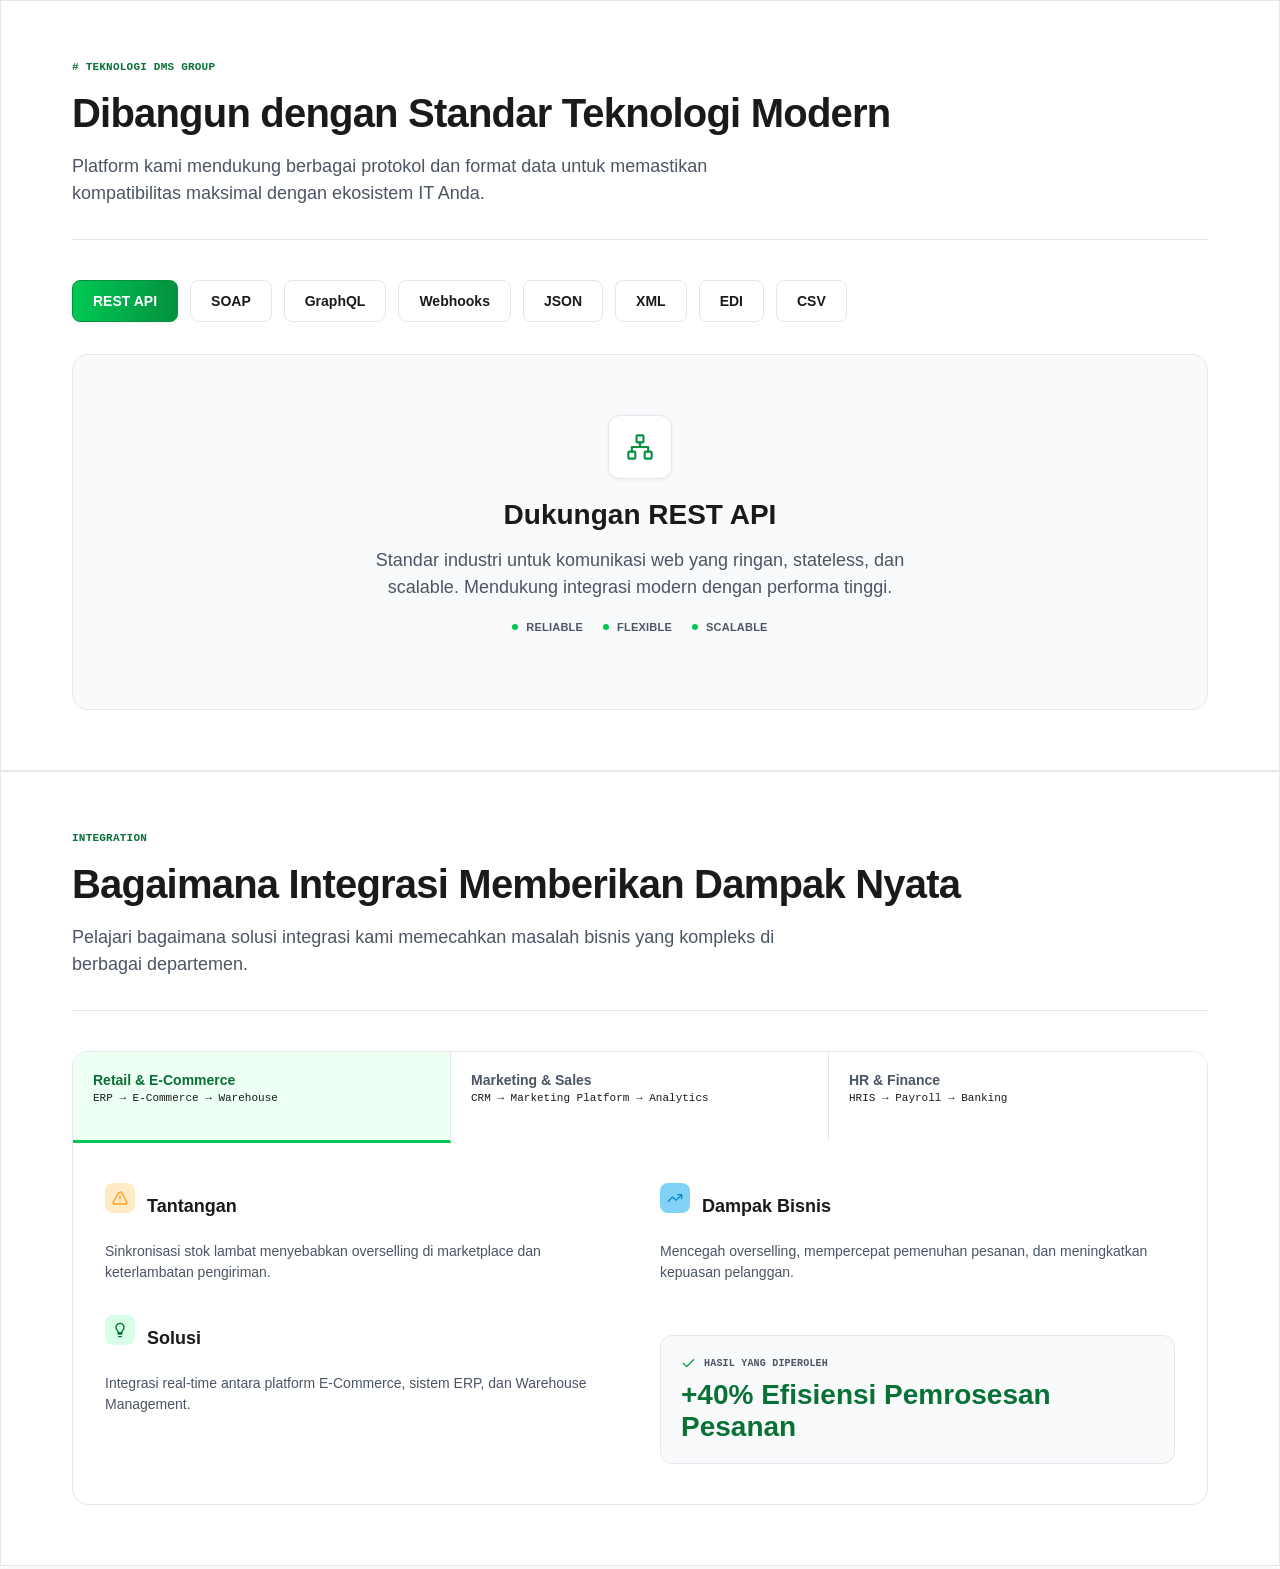
<file: integrasi.html>
<!DOCTYPE html>
<html lang="id">
    <head>
        <meta charset="UTF-8">
        <meta name="viewport" content="width=device-width, initial-scale=1.0">
        <title>Integrasi — Teknologi DMS Group</title>
        <link rel="stylesheet" href="style.css">
    </head>
    <body>
        <section class="DMS-section" id="DMS-section-protocols">
        <div class="DMS-wrap">
            <div class="DMS-section-head">
            <p class="DMS-eyebrow DMS-eyebrow--hash">Teknologi DMS Group</p>
            <h1 class="DMS-headline">Dibangun dengan Standar Teknologi Modern</h1>
            <p class="DMS-lede">Platform kami mendukung berbagai protokol dan format data untuk memastikan kompatibilitas maksimal dengan ekosistem IT Anda.</p>
            </div>

            <div class="DMS-tabbar" id="DMS-protocol-tabs" role="tablist" aria-label="Protokol dan format data"></div>

            <div class="DMS-protocol-panel" id="DMS-protocol-panel" tabindex="-1"></div>
        </div>
        </section>

        <section class="DMS-section" id="DMS-section-integration">
        <div class="DMS-wrap">
            <div class="DMS-section-head">
            <p class="DMS-eyebrow dms-eyebrow--bracket">Integration</p>
            <h1 class="DMS-headline">Bagaimana Integrasi Memberikan Dampak Nyata</h1>
            <p class="DMS-lede">Pelajari bagaimana solusi integrasi kami memecahkan masalah bisnis yang kompleks di berbagai departemen.</p>
            </div>

            <div class="DMS-dept-shell" id="DMS-dept-shell" tabindex="-1">
            <div class="DMS-dept-tabbar" id="DMS-dept-tabs" role="tablist" aria-label="Departemen"></div>
            <div class="DMS-dept-body" id="DMS-dept-body"></div>
            </div>
        </div>
        </section>
        <script src="script.js"></script>
    </body>
</html>
</file>
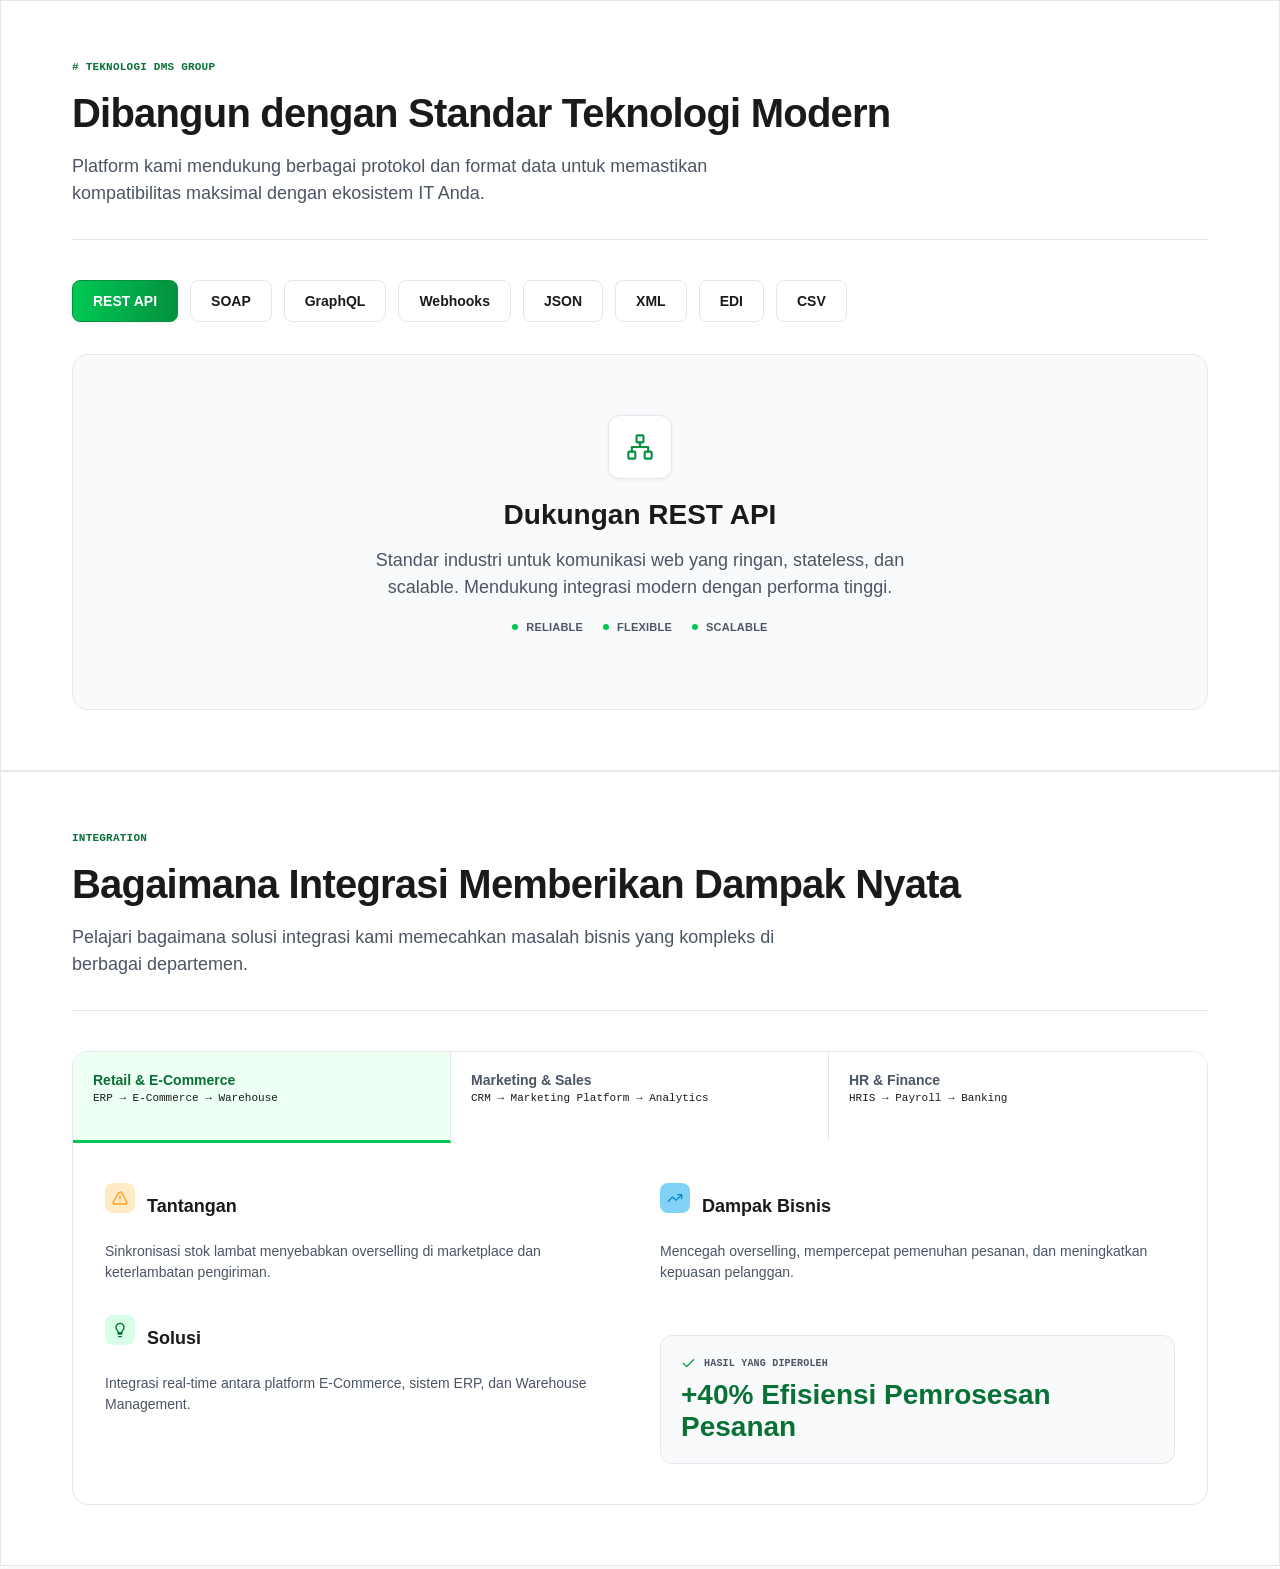
<file: kaila.html>
<!doctype html>
<html lang="id">
    <head>
        <meta charset="UTF-8" />
        <meta name="viewport" content="width=device-width, initial-scale=1.0" />
        <title>Integrasi — Teknologi DMS Group</title>

        <style>
            :root {
                /* =====================================================
        1. TYPOGRAPHY (FONT FAMILIES)
        ===================================================== */
                --DMS-font-heading: "Plus Jakarta Sans", sans-serif;
                --DMS-font-body: "DM Sans", sans-serif;
                --DMS-font-mono: "Sometype Mono", monospace;

                /* =====================================================
        2. COLOR PALETTE (PRIMARY & NEUTRAL VALUES)
        ===================================================== */
                /* Primary Scale */
                --DMS-color-primary-50: #eefff4;
                --DMS-color-primary-100: #d7ffe7;
                --DMS-color-primary-200: #b2ffd1;
                --DMS-color-primary-300: #76ffae;
                --DMS-color-primary-400: #33f583;
                --DMS-color-primary-500: #09de61;
                --DMS-color-primary-600: #00c853;
                --DMS-color-primary-700: #04913f;
                --DMS-color-primary-800: #0a7136;
                --DMS-color-primary-900: #0a5d2f;
                --DMS-color-primary-950: #003418;

                /* Neutral/Gray Scale */
                --DMS-color-gray-50: #f9fafb;
                --DMS-color-gray-100: #f3f4f6;
                --DMS-color-gray-200: #e5e7eb;
                --DMS-color-gray-300: #d1d5db;
                --DMS-color-gray-400: #9ca3af;
                --DMS-color-gray-500: #6b7280;
                --DMS-color-gray-600: #4b5563;
                --DMS-color-gray-700: #374151;
                --DMS-color-gray-800: #1f2937;
                --DMS-color-gray-900: #111827;

                /* =====================================================
        3. UI & SEMANTIC COLORS
        ===================================================== */
                /* Brand Colors */
                --DMS-color-primary: #00c853;
                --DMS-color-primary-hover: #00a95c;
                --DMS-color-primary-active: #009624;
                --DMS-color-primary-soft: rgba(6, 19, 11, 0.08);
                --DMS-color-black: #1a1a1a;
                --DMS-color-white: #ffffff;

                /* Success */
                --DMS-color-success: #22a121;
                --DMS-color-success-hover: #2eba2d;
                --DMS-color-success-active: #1c791c;
                --DMS-color-success-disabled: #8ee88d;

                /* Danger */
                --DMS-color-danger: #d8201d;
                --DMS-color-danger-hover: #f4423f;
                --DMS-color-danger-active: #bd1b18;
                --DMS-color-danger-disabled: #fea4a3;

                /* Warning & Info */
                --DMS-color-warning: #fda018;
                --DMS-color-warning-disabled: #ffecc6;
                --DMS-color-info: #0a8dd0;
                --DMS-color-info-disabled: #82d1f7;

                /* =====================================================
        4. BACKGROUNDS & GRADIENTS
        ===================================================== */
                --DMS-bg-primary: var(--DMS-color-white);
                --DMS-bg-secondary: var(--DMS-color-gray-50);
                --DMS-bg-tertiary: var(--DMS-color-gray-100);

                --DMS-gradient-primary: linear-gradient(
                    90deg,
                    var(--DMS-color-primary-600) 0%,
                    var(--DMS-color-primary-700) 100%
                );
                --DMS-gradient-primary-soft: linear-gradient(
                    90deg,
                    var(--DMS-color-primary-100) 0%,
                    var(--DMS-color-primary-300) 100%
                );

                /* =====================================================
        5. TEXT TOKENS
        ===================================================== */
                --DMS-text-primary: var(--DMS-color-black);
                --DMS-text-secondary: var(--DMS-color-gray-600);
                --DMS-text-muted: var(--DMS-color-gray-400);
                --DMS-text-inverse: var(--DMS-color-white);

                /* =====================================================
        6. BORDER & RADIUS (Multiple of 4px)
        ===================================================== */
                --DMS-border-light: var(--DMS-color-gray-200);
                --DMS-border-medium: var(--DMS-color-gray-300);
                --DMS-border-strong: var(--DMS-color-gray-500);

                --DMS-radius-1: 4px;
                --DMS-radius-2: 8px;
                --DMS-radius-3: 12px;
                --DMS-radius-4: 16px;
                --DMS-radius-full: 999px;

                /* =====================================================
        7. SPACING SYSTEM (Multiple of 4px)
        ===================================================== */
                --DMS-space-1: 4px;
                --DMS-space-2: 8px;
                --DMS-space-3: 12px;
                --DMS-space-4: 16px;
                --DMS-space-5: 20px;
                --DMS-space-6: 24px;
                --DMS-space-8: 32px;
                --DMS-space-10: 40px;
                --DMS-space-15: 60px;

                /* =====================================================
        8. SHADOWS & OVERLAYS
        ===================================================== */
                --DMS-shadow-sm: 0 1px 4px rgba(0, 0, 0, 0.06);
                --DMS-shadow-md: 0 4px 12px rgba(0, 0, 0, 0.08);
                --DMS-shadow-xl: 0 16px 40px rgba(0, 0, 0, 0.16);

                --DMS-overlay-light: rgba(255, 255, 255, 0.6);
                --DMS-overlay-dark: rgba(0, 0, 0, 0.5);

                /* =====================================================
        9. TYPOGRAPHY SPECS (Size, Weight, Height)
        ===================================================== */
                /* Font Sizes */
                --DMS-text-xs: 10px;
                --DMS-text-sm: 11px;
                --DMS-text-lg: 14px;
                --DMS-text-xl: 18px;
                --DMS-text-h1: 40px;
                --DMS-text-h2: 34px;
                --DMS-text-h3: 28px;

                /* Font Weights */
                --DMS-font-regular: 400;
                --DMS-font-medium: 500;
                --DMS-font-semibold: 600;
                --DMS-font-bold: 700;

                /* Line Heights & Letter Spacing */
                --DMS-line-height-xs: 1.2;
                --DMS-line-height-md: 1.5;
                --DMS-letter-spacing-tight: -0.02em;
                --DMS-letter-spacing-wide: 0.02em;

                /* =====================================================
        10. LAYOUT & GRID UTILS
        ===================================================== */
                --DMS-z-dropdown: 1000;
                --DMS-z-modal: 1050;
                --DMS-breakpoint-lg: 992px;
                --DMS-breakpoint-xl: 1200px;

                --DMS-grid-cols-2: repeat(2, minmax(0, 1fr));
                --DMS-grid-cols-3: repeat(3, minmax(0, 1fr));
                --DMS-col-span-2: span 2 / span 2;

                /* Transitions */
                --DMS-transition-normal: 0.25s ease;
                --DMS-transition-slow: 0.4s ease;
            }

            /* Global and Shared */

            * {
                box-sizing: border-box;
                margin: 0;
                padding: 0;
                /*border: 0.1px solid red;*/
            }

            .tempborder {
                border: 0.1px solid red;
            }

            body {
                font-family: var(--DMS-font-body);
                background-color: var(--DMS-color-gray-50);
                color: var(--DMS-text-primary);
            }

            .DMS-text-green {
                color: var(--DMS-color-primary);
            }

            .DMS-mono {
                font-family: var(--DMS-font-mono);
            }

            .DMS-uppercase {
                text-transform: uppercase;
            }

            .DMS-container,
            .DMS-container-dark {
                max-width: 1200px;
                margin: 0 auto;
                box-shadow: var(--DMS-shadow-sm);
            }

            .DMS-container {
                background-color: var(--DMS-bg-primary);
            }

            .DMS-dark-wrapper {
                background-color: var(--DMS-color-gray-900);
            }

            .DMS-container-dark {
                color: var(--DMS-text-inverse);
                display: flex;
                justify-content: center;
                align-items: center;
                flex-direction: column;
                text-align: center;
            }

            h1,
            h2,
            h3,
            h4,
            h5,
            h6 {
                font-family: var(--DMS-font-heading);
                margin-bottom: var(--DMS-space-4);
            }

            p,
            span {
                font-family: var(--DMS-font-body);
                margin-bottom: var(--DMS-space-4);
                color: var(--DMS-text-secondary);
            }

            .DMS-grid-3 {
                display: grid;
                grid-template-columns: var(--DMS-grid-cols-3);
                height: 100%;
                width: 100%;
            }

            .DMS-grid-4 {
                display: grid;
                grid-template-columns: repeat(4, minmax(0, 1fr));
                height: 100%;
                width: 100%;
            }

            .DMS-grid-span-4 {
                grid-column: span 4;
                padding-right: var(--DMS-space-15);
            }

            .DMS-grid-span-2 {
                grid-column: span 2;
                padding-right: var(--DMS-space-15);
            }

            .DMS-grid-span-1 {
                grid-column: span 1;
            }

            header,
            section,
            footer {
                padding: var(--DMS-space-15) var(--DMS-space-15);
                border: 1px solid var(--DMS-border-light);
            }

            .DMS-container-dark {
                padding: var(--DMS-space-15) var(--DMS-space-15);
            }

            hr {
                border: 0;
                height: 1px;
                background-color: var(--DMS-border-light);
                margin: var(--DMS-space-4) 0;
            }

            .DMS-button-group-flex {
                display: flex;
                align-items: end;
                width: fit-content;
                height: 100%;
            }

            .DMS-button-group {
                display: flex;
                gap: var(--DMS-space-4);
                background-color: var(--DMS-bg-tertiary);
                width: fit-content;
                height: fit-content;
                padding: var(--DMS-space-2) var(--DMS-space-4);
            }

            button {
                border: none;
                cursor: pointer;
                padding: var(--DMS-space-2) var(--DMS-space-4);
                background-color: var(--DMS-bg-tertiary);
            }

            .DMS-button-active {
                border: 1px solid var(--DMS-border-light);
                background-color: var(--DMS-color-white);
                box-shadow: var(--DMS-shadow-sm);
            }

            .DMS-custom-grid-border {
                gap: 1px;
                background-color: var(--DMS-border-light);
                overflow: hidden;
                border: 1px solid var(--DMS-border-light);
                width: 100%;
                height: 100%;
            }

            .DMS-custom-border {
                background-color: var(--DMS-color-white);
                display: flex;
                justify-content: center;
                align-items: center;
                flex-direction: column;
                padding: var(--DMS-space-8) 0;
                gap: var(--DMS-space-4);
            }

            .DMS-bg-light-green {
                background-color: var(--DMS-color-primary-50);
            }

            .DMS-flex {
                display: flex;
            }

            .DMS-requirement-analysis {
                border: 1px solid var(--DMS-border-light);
                background-color: var(--DMS-color-gray-50);
                padding: var(--DMS-space-8) var(--DMS-space-8);
                margin: 0 0 var(--DMS-space-15) 0;
            }

            .lucide-target {
                background-color: #ffe1e0;
                color: var(--DMS-color-danger);
                padding: var(--DMS-space-2) var(--DMS-space-2);
            }

            .lucide-lightbulb {
                background-color: #cfeefc;
                color: var(--DMS-color-info);
                padding: var(--DMS-space-2) var(--DMS-space-2);
            }

            .lucide-trending-up {
                background-color: #e0f7e9;
                color: var(--DMS-color-success);
                padding: var(--DMS-space-2) var(--DMS-space-2);
            }

            .DMS-icon-adjust {
                margin-right: var(--DMS-space-4);
                margin-top: var(--DMS-space-1);
            }

            .DMS-industries-icon {
                color: var(--DMS-color-gray-500);
            }

            .DMS-industries-icon-active {
                color: var(--DMS-color-primary);
            }

            .DMS-industries-active {
                border: 1px solid var(--DMS-color-primary);
            }

            /* INTEGRASI HTML: STYLE SHEET */
            .DMS-wrap {
                max-width: var(--DMS-breakpoint-xl);
                margin: 0 auto;
                padding: 0 var(--DMS-space-8);
            }

            .DMS-container,
            .DMS-container-dark {
                max-width: 1200px;
                margin: 0 auto;
                box-shadow: var(--DMS-shadow-sm);
            }

            .DMS-container {
                background-color: var(--DMS-bg-primary);
            }

            .DMS-dark-wrapper {
                background-color: var(--DMS-color-gray-900);
            }

            .DMS-container-dark {
                color: var(--DMS-text-inverse);
                display: flex;
                justify-content: center;
                align-items: center;
                flex-direction: column;
                text-align: center;
                padding: var(--DMS-space-15) var(--DMS-space-15);
            }

            .DMS-grid-3 {
                display: grid;
                grid-template-columns: var(--DMS-grid-cols-3);
                height: 100%;
                width: 100%;
            }

            .DMS-grid-4 {
                display: grid;
                grid-template-columns: repeat(4, minmax(0, 1fr));
                height: 100%;
                width: 100%;
            }

            .DMS-grid-span-4 {
                grid-column: span 4;
                padding-right: var(--DMS-space-15);
            }

            .DMS-grid-span-2 {
                grid-column: span 2;
                padding-right: var(--DMS-space-15);
            }

            .DMS-grid-span-1 {
                grid-column: span 1;
            }

            .DMS-custom-grid-border {
                gap: 1px;
                background-color: var(--DMS-border-light);
                overflow: hidden;
                border: 1px solid var(--DMS-border-light);
                width: 100%;
                height: 100%;
            }

            .DMS-custom-border {
                background-color: var(--DMS-color-white);
                display: flex;
                justify-content: center;
                align-items: center;
                flex-direction: column;
                padding: var(--DMS-space-8) 0;
                gap: var(--DMS-space-4);
            }

            .DMS-button-group-flex {
                display: flex;
                align-items: flex-end;
                width: fit-content;
                height: 100%;
            }

            .DMS-button-group {
                display: flex;
                gap: var(--DMS-space-4);
                background-color: var(--DMS-bg-tertiary);
                width: fit-content;
                height: fit-content;
                padding: var(--DMS-space-2) var(--DMS-space-4);
            }

            .DMS-button-active {
                border: 1px solid var(--DMS-border-light);
                background-color: var(--DMS-color-white);
                box-shadow: var(--DMS-shadow-sm);
            }

            .DMS-section {
                background: var(--DMS-bg-primary);
                padding: var(--DMS-space-15) 0;
            }

            .DMS-section + .DMS-section {
                border-top: 1px solid var(--DMS-border-light);
            }

            .DMS-eyebrow {
                font-family: var(--DMS-font-mono);
                font-size: var(--DMS-text-sm);
                letter-spacing: var(--DMS-letter-spacing-wide);
                text-transform: uppercase;
                color: var(--DMS-color-primary-800);
                font-weight: var(--DMS-font-semibold);
                margin: 0 0 var(--DMS-space-4);
            }

            .DMS-eyebrow.DMS-eyebrow--bracket::before {
                content: "[ ";
            }
            .DMS-eyebrow.DMS-eyebrow--bracket::after {
                content: " ]";
            }
            .DMS-eyebrow.DMS-eyebrow--hash::before {
                content: "# ";
            }

            .DMS-headline {
                font-family: var(--DMS-font-heading);
                font-size: clamp(28px, 4vw, var(--DMS-text-h1));
                line-height: var(--DMS-line-height-xs);
                letter-spacing: var(--DMS-letter-spacing-tight);
                margin: 0 0 var(--DMS-space-4);
                font-weight: var(--DMS-font-bold);
                color: var(--DMS-text-primary);
            }

            .DMS-lede {
                font-size: var(--DMS-text-xl);
                line-height: var(--DMS-line-height-md);
                color: var(--DMS-text-secondary);
                max-width: 720px;
                margin: 0;
            }

            .DMS-section-head {
                padding-bottom: var(--DMS-space-8);
                border-bottom: 1px solid var(--DMS-border-light);
                margin-bottom: var(--DMS-space-10);
            }

            .DMS-tabbar {
                display: flex;
                flex-wrap: wrap;
                gap: var(--DMS-space-3);
                margin-bottom: var(--DMS-space-8);
            }

            .DMS-tab-btn {
                appearance: none;
                border: 1px solid var(--DMS-border-light);
                background: var(--DMS-bg-primary);
                color: var(--DMS-text-primary);
                font-family: var(--DMS-font-heading);
                font-size: var(--DMS-text-lg);
                font-weight: var(--DMS-font-semibold);
                padding: var(--DMS-space-3) var(--DMS-space-5);
                border-radius: var(--DMS-radius-2);
                cursor: pointer;
                transition:
                    background var(--DMS-transition-normal),
                    color var(--DMS-transition-normal),
                    border-color var(--DMS-transition-normal);
                white-space: nowrap;
            }

            .DMS-tab-btn:hover {
                border-color: var(--DMS-color-primary);
                color: var(--DMS-color-primary-800);
            }

            .DMS-tab-btn:focus-visible {
                outline: 3px solid var(--DMS-color-primary-400);
                outline-offset: 2px;
            }

            .DMS-tab-btn.DMS-is-active {
                background: var(--DMS-gradient-primary);
                border-color: var(--DMS-color-primary-700);
                color: var(--DMS-text-inverse);
                box-shadow: var(--DMS-shadow-sm);
            }

            .DMS-tab-btn.DMS-is-active:hover {
                color: var(--DMS-text-inverse);
            }

            .DMS-protocol-panel {
                background: var(--DMS-bg-secondary);
                border: 1px solid var(--DMS-border-light);
                border-radius: var(--DMS-radius-4);
                padding: var(--DMS-space-15) var(--DMS-space-8);
                text-align: center;
                scroll-margin-top: var(--DMS-space-5);
            }

            .DMS-protocol-icon {
                width: 64px;
                height: 64px;
                margin: 0 auto var(--DMS-space-5);
                background: var(--DMS-bg-primary);
                border: 1px solid var(--DMS-border-light);
                border-radius: var(--DMS-radius-3);
                display: flex;
                align-items: center;
                justify-content: center;
                box-shadow: var(--DMS-shadow-sm);
            }

            .DMS-protocol-icon svg {
                width: 28px;
                height: 28px;
                stroke: var(--DMS-color-primary-700);
            }

            .DMS-protocol-panel h3 {
                font-family: var(--DMS-font-heading);
                font-size: var(--DMS-text-h3);
                margin: 0 0 var(--DMS-space-4);
                font-weight: var(--DMS-font-bold);
                color: var(--DMS-text-primary);
            }

            .DMS-protocol-panel p {
                color: var(--DMS-text-secondary);
                font-size: var(--DMS-text-xl);
                line-height: var(--DMS-line-height-md);
                max-width: 560px;
                margin: 0 auto var(--DMS-space-5);
            }

            .DMS-badge-row {
                display: flex;
                flex-wrap: wrap;
                gap: var(--DMS-space-5);
                justify-content: center;
                font-family: var(--DMS-font-mono);
                font-size: var(--DMS-text-sm);
                letter-spacing: var(--DMS-letter-spacing-wide);
                text-transform: uppercase;
                color: var(--DMS-text-secondary);
                font-weight: var(--DMS-font-semibold);
            }

            .DMS-badge-row span {
                display: flex;
                align-items: center;
                gap: var(--DMS-space-2);
            }

            .DMS-badge-row span::before {
                content: "";
                width: 6px;
                height: 6px;
                border-radius: var(--DMS-radius-full);
                background: var(--DMS-color-primary);
            }

            .DMS-dept-shell {
                border: 1px solid var(--DMS-border-light);
                border-radius: var(--DMS-radius-4);
                overflow: hidden;
                scroll-margin-top: var(--DMS-space-5);
            }

            .DMS-dept-tabbar {
                display: grid;
                grid-template-columns: var(--DMS-grid-cols-3);
            }

            .DMS-dept-btn {
                appearance: none;
                text-align: left;
                background: var(--DMS-bg-primary);
                border: none;
                border-bottom: 3px solid transparent;
                border-right: 1px solid var(--DMS-border-light);
                padding: var(--DMS-space-5) var(--DMS-space-5);
                cursor: pointer;
                font-family: var(--DMS-font-body);
                transition: background var(--DMS-transition-normal);
            }

            .DMS-dept-btn:last-child {
                border-right: none;
            }

            .DMS-dept-btn:hover {
                background: var(--DMS-bg-secondary);
            }

            .DMS-dept-btn:focus-visible {
                outline: 3px solid var(--DMS-color-primary-400);
                outline-offset: -3px;
            }

            .DMS-dept-btn__name {
                display: block;
                font-family: var(--DMS-font-heading);
                font-size: var(--DMS-text-lg);
                font-weight: var(--DMS-font-bold);
                color: var(--DMS-text-secondary);
                margin-bottom: var(--DMS-space-1);
            }

            .DMS-dept-btn__flow {
                display: block;
                font-family: var(--DMS-font-mono);
                font-size: var(--DMS-text-sm);
                color: var(--DMS-text-primary);
                font-weight: var(--DMS-font-medium);
            }

            .DMS-dept-btn.DMS-is-active {
                background: var(--DMS-color-primary-50);
                border-bottom-color: var(--DMS-color-primary);
            }

            .DMS-dept-btn.DMS-is-active .DMS-dept-btn__name {
                color: var(--DMS-color-primary-800);
            }

            .DMS-dept-body {
                padding: var(--DMS-space-10) var(--DMS-space-8);
                display: grid;
                grid-template-columns: var(--DMS-grid-cols-2);
                gap: var(--DMS-space-8) var(--DMS-space-10);
            }

            .DMS-dept-card h4 {
                display: flex;
                align-items: center;
                gap: var(--DMS-space-3);
                font-family: var(--DMS-font-heading);
                font-size: var(--DMS-text-xl);
                margin: 0 0 var(--DMS-space-3);
                font-weight: var(--DMS-font-bold);
                color: var(--DMS-text-primary);
            }

            .DMS-dept-card p {
                margin: 0;
                color: var(--DMS-text-secondary);
                font-size: var(--DMS-text-lg);
                line-height: var(--DMS-line-height-md);
            }

            .DMS-icon-chip {
                width: 30px;
                height: 30px;
                border-radius: var(--DMS-radius-2);
                display: flex;
                align-items: center;
                justify-content: center;
                flex: 0 0 auto;
            }

            .DMS-icon-chip svg {
                width: 16px;
                height: 16px;
            }

            .DMS-icon-chip--warn {
                background: var(--DMS-color-warning-disabled);
            }

            .DMS-icon-chip--warn svg {
                stroke: var(--DMS-color-warning);
            }

            .DMS-icon-chip--impact {
                background: var(--DMS-color-info-disabled);
            }

            .DMS-icon-chip--impact svg {
                stroke: var(--DMS-color-info);
            }

            .DMS-icon-chip--solution {
                background: var(--DMS-color-primary-100);
            }

            .DMS-icon-chip--solution svg {
                stroke: var(--DMS-color-primary-800);
            }

            .DMS-result-box {
                background: var(--DMS-bg-secondary);
                border: 1px solid var(--DMS-border-light);
                border-radius: var(--DMS-radius-3);
                padding: var(--DMS-space-5);
                margin-top: var(--DMS-space-5);
            }

            .DMS-result-box__tag {
                display: flex;
                align-items: center;
                gap: var(--DMS-space-2);
                font-family: var(--DMS-font-mono);
                font-size: var(--DMS-text-xs);
                letter-spacing: var(--DMS-letter-spacing-wide);
                text-transform: uppercase;
                color: var(--DMS-text-secondary);
                font-weight: var(--DMS-font-semibold);
                margin-bottom: var(--DMS-space-2);
            }

            .DMS-result-box__tag svg {
                width: 15px;
                height: 15px;
                stroke: var(--DMS-color-primary-700);
            }

            .DMS-result-box__stat {
                font-family: var(--DMS-font-heading);
                font-size: var(--DMS-text-h3);
                font-weight: var(--DMS-font-bold);
                color: var(--DMS-color-primary-800);
                margin: 0;
            }

            /* =====================================================
            ANALYSIS & SPECIFIC ICONS
        ===================================================== */
            .DMS-requirement-analysis {
                border: 1px solid var(--DMS-border-light);
                background-color: var(--DMS-color-gray-50);
                padding: var(--DMS-space-8) var(--DMS-space-8);
                margin: 0 0 var(--DMS-space-15) 0;
            }

            .lucide-target {
                background-color: #ffe1e0;
                color: var(--DMS-color-danger);
                padding: var(--DMS-space-2) var(--DMS-space-2);
            }

            .lucide-lightbulb {
                background-color: #cfeefc;
                color: var(--DMS-color-info);
                padding: var(--DMS-space-2) var(--DMS-space-2);
            }

            .lucide-trending-up {
                background-color: #e0f7e9;
                color: var(--DMS-color-success);
                padding: var(--DMS-space-2) var(--DMS-space-2);
            }

            .DMS-icon-adjust {
                margin-right: var(--DMS-space-4);
                margin-top: var(--DMS-space-1);
            }

            .DMS-industries-icon {
                color: var(--DMS-color-gray-500);
            }

            .DMS-industries-icon-active {
                color: var(--DMS-color-primary);
            }

            .DMS-industries-active {
                border: 1px solid var(--DMS-color-primary);
            }

            @media (max-width: 820px) {
                .DMS-section {
                    padding: var(--DMS-space-10) 0;
                }
                .DMS-dept-tabbar {
                    grid-template-columns: 1fr;
                }
                .DMS-dept-btn {
                    border-right: none;
                    border-bottom: 1px solid var(--DMS-border-light);
                }
                .DMS-dept-btn.DMS-is-active {
                    border-bottom-color: var(--DMS-color-primary);
                }
                .DMS-dept-body {
                    grid-template-columns: 1fr;
                    padding: var(--DMS-space-8) var(--DMS-space-5);
                }
                .DMS-protocol-panel {
                    padding: var(--DMS-space-10) var(--DMS-space-5);
                }
                .DMS-badge-row {
                    gap: var(--DMS-space-4) var(--DMS-space-5);
                }
                .DMS-wrap {
                    padding: 0 var(--DMS-space-5);
                }
            }

            @media (prefers-reduced-motion: reduce) {
                html {
                    scroll-behavior: auto;
                }
                * {
                    transition: none !important;
                }
            }
        </style>
    </head>
    <body>
        <section class="DMS-section" id="DMS-section-protocols">
            <div class="DMS-wrap">
                <div class="DMS-section-head">
                    <p class="DMS-eyebrow DMS-eyebrow--hash">
                        Teknologi DMS Group
                    </p>
                    <h1 class="DMS-headline">
                        Dibangun dengan Standar Teknologi Modern
                    </h1>
                    <p class="DMS-lede">
                        Platform kami mendukung berbagai protokol dan format
                        data untuk memastikan kompatibilitas maksimal dengan
                        ekosistem IT Anda.
                    </p>
                </div>

                <div
                    class="DMS-tabbar"
                    id="DMS-protocol-tabs"
                    role="tablist"
                    aria-label="Protokol dan format data"
                ></div>

                <div
                    class="DMS-protocol-panel"
                    id="DMS-protocol-panel"
                    tabindex="-1"
                ></div>
            </div>
        </section>

        <section class="DMS-section" id="DMS-section-integration">
            <div class="DMS-wrap">
                <div class="DMS-section-head">
                    <p class="DMS-eyebrow dms-eyebrow--bracket">Integration</p>
                    <h1 class="DMS-headline">
                        Bagaimana Integrasi Memberikan Dampak Nyata
                    </h1>
                    <p class="DMS-lede">
                        Pelajari bagaimana solusi integrasi kami memecahkan
                        masalah bisnis yang kompleks di berbagai departemen.
                    </p>
                </div>

                <div class="DMS-dept-shell" id="DMS-dept-shell" tabindex="-1">
                    <div
                        class="DMS-dept-tabbar"
                        id="DMS-dept-tabs"
                        role="tablist"
                        aria-label="Departemen"
                    ></div>
                    <div class="DMS-dept-body" id="DMS-dept-body"></div>
                </div>
            </div>
        </section>
        <script>
            // ---------- INTEGRASI ----------
            const networkIcon = `<svg viewBox="0 0 24 24" fill="none" stroke-width="1.8" stroke-linecap="round" stroke-linejoin="round"><rect x="9" y="2" width="6" height="6" rx="1"></rect><rect x="2" y="16" width="6" height="6" rx="1"></rect><rect x="16" y="16" width="6" height="6" rx="1"></rect><path d="M12 8v4M12 12H5v4M12 12h7v4"></path></svg>`;

            const protocols = [
                {
                    key: "REST API",
                    title: "Dukungan REST API",
                    desc: "Standar industri untuk komunikasi web yang ringan, stateless, dan scalable. Mendukung integrasi modern dengan performa tinggi.",
                    badges: ["Reliable", "Flexible", "Scalable"],
                },
                {
                    key: "SOAP",
                    title: "Dukungan SOAP",
                    desc: "Protokol pesan berbasis XML dengan standar keamanan ketat, cocok untuk transaksi enterprise yang membutuhkan kontrak data yang kaku.",
                    badges: ["Secure", "Structured", "Enterprise-Ready"],
                },
                {
                    key: "GraphQL",
                    title: "Dukungan GraphQL",
                    desc: "Bahasa query fleksibel yang memungkinkan aplikasi mengambil hanya data yang dibutuhkan, mengurangi over-fetching dan mempercepat respons.",
                    badges: ["Efficient", "Flexible", "Typed"],
                },
                {
                    key: "Webhooks",
                    title: "Dukungan Webhooks",
                    desc: "Notifikasi berbasis event yang dikirim secara real-time saat data berubah, sehingga sistem lain dapat bereaksi tanpa polling.",
                    badges: ["Real-time", "Event-Driven", "Lightweight"],
                },
                {
                    key: "JSON",
                    title: "Dukungan Format JSON",
                    desc: "Format pertukaran data yang ringan dan mudah dibaca, menjadi standar de-facto untuk komunikasi API modern.",
                    badges: ["Lightweight", "Readable", "Universal"],
                },
                {
                    key: "XML",
                    title: "Dukungan Format XML",
                    desc: "Format markup terstruktur dengan validasi skema yang ketat, ideal untuk pertukaran data enterprise yang kompleks.",
                    badges: ["Structured", "Validated", "Portable"],
                },
                {
                    key: "EDI",
                    title: "Dukungan EDI",
                    desc: "Standar pertukaran dokumen bisnis elektronik antar perusahaan, mempercepat proses pengadaan dan logistik.",
                    badges: ["Standardized", "Automated", "Trusted"],
                },
                {
                    key: "CSV",
                    title: "Dukungan Format CSV",
                    desc: "Format tabular sederhana yang mudah diproses, cocok untuk pertukaran data dalam jumlah besar antar sistem.",
                    badges: ["Simple", "Universal", "Bulk-Ready"],
                },
            ];

            const departments = [
                {
                    key: "Retail & E-Commerce",
                    flow: "ERP → E-Commerce → Warehouse",
                    tantangan:
                        "Sinkronisasi stok lambat menyebabkan overselling di marketplace dan keterlambatan pengiriman.",
                    dampak: "Mencegah overselling, mempercepat pemenuhan pesanan, dan meningkatkan kepuasan pelanggan.",
                    solusi: "Integrasi real-time antara platform E-Commerce, sistem ERP, dan Warehouse Management.",
                    hasil: "+40% Efisiensi Pemrosesan Pesanan",
                },
                {
                    key: "Marketing & Sales",
                    flow: "CRM → Marketing Platform → Analytics",
                    tantangan:
                        "Data pelanggan terpecah di berbagai platform membuat kampanye tidak tepat sasaran.",
                    dampak: "Kampanye lebih personal, konversi meningkat, dan pengambilan keputusan berbasis data.",
                    solusi: "Sinkronisasi otomatis data leads dan customer journey ke seluruh platform marketing.",
                    hasil: "+35% Peningkatan Konversi Kampanye",
                },
                {
                    key: "HR & Finance",
                    flow: "HRIS → Payroll → Banking",
                    tantangan:
                        "Proses payroll manual rentan kesalahan dan memakan waktu tim finance setiap bulan.",
                    dampak: "Penggajian lebih akurat, patuh regulasi, dan tim finance fokus pada hal strategis.",
                    solusi: "Integrasi otomatis data kehadiran, HRIS, sistem payroll, hingga transfer perbankan.",
                    hasil: "+60% Percepatan Proses Penggajian",
                },
            ];

            // icon path directory: https://lucide.dev
            const warnIcon = `<svg viewBox="0 0 24 24" fill="none" stroke-width="2" stroke-linecap="round" stroke-linejoin="round"><path d="M12 9v4M12 17h.01M10.3 3.86 1.82 18a2 2 0 0 0 1.71 3h16.94a2 2 0 0 0 1.71-3L14.7 3.86a2 2 0 0 0-3.4 0Z"></path></svg>`;
            const impactIcon = `<svg viewBox="0 0 24 24" fill="none" stroke-width="2" stroke-linecap="round" stroke-linejoin="round"><path d="m22 7-8.5 8.5-5-5L2 17"></path><path d="M16 7h6v6"></path></svg>`;
            const bulbIcon = `<svg viewBox="0 0 24 24" fill="none" stroke-width="2" stroke-linecap="round" stroke-linejoin="round"><path d="M9 18h6M10 22h4M12 2a6 6 0 0 0-4 10.47c.6.55 1 1.36 1 2.13V16h6v-1.4c0-.77.4-1.58 1-2.13A6 6 0 0 0 12 2Z"></path></svg>`;
            const checkIcon = `<svg viewBox="0 0 24 24" fill="none" stroke-width="2" stroke-linecap="round" stroke-linejoin="round"><path d="M20 6 9 17l-5-5"></path></svg>`;

            const protocolTabsEl = document.getElementById("DMS-protocol-tabs");
            const protocolPanelEl =
                document.getElementById("DMS-protocol-panel");
            const protocolSection = document.getElementById(
                "DMS-section-protocols",
            );

            function renderProtocolPanel(p) {
                protocolPanelEl.innerHTML = `
            <div class="DMS-protocol-icon">${networkIcon}</div>
            <h3>${p.title}</h3>
            <p>${p.desc}</p>
            <div class="DMS-badge-row">
              ${p.badges.map((b) => `<span>${b}</span>`).join("")}
            </div>
          `;
            }

            function setActiveProtocol(index, { scroll = true } = {}) {
                [...protocolTabsEl.children].forEach((btn, i) => {
                    const isActive = i === index;
                    btn.classList.toggle("DMS-is-active", isActive);
                    btn.setAttribute(
                        "aria-selected",
                        isActive ? "true" : "false",
                    );
                });
                renderProtocolPanel(protocols[index]);
                if (scroll) {
                    protocolSection.scrollIntoView({
                        behavior: "smooth",
                        block: "start",
                    });
                }
            }

            protocols.forEach((p, i) => {
                const btn = document.createElement("button");
                btn.className =
                    "DMS-tab-btn" + (i === 0 ? " DMS-is-active" : "");
                btn.textContent = p.key;
                btn.type = "button";
                btn.role = "tab";
                btn.setAttribute("aria-selected", i === 0 ? "true" : "false");
                btn.addEventListener("click", () => setActiveProtocol(i));
                protocolTabsEl.appendChild(btn);
            });
            renderProtocolPanel(protocols[0]);

            const deptTabsEl = document.getElementById("DMS-dept-tabs");
            const deptBodyEl = document.getElementById("DMS-dept-body");
            const deptShellEl = document.getElementById("DMS-dept-shell");

            function renderDeptBody(d) {
                deptBodyEl.innerHTML = `
            <div class="DMS-dept-card">
              <h4><span class="DMS-icon-chip DMS-icon-chip--warn">${warnIcon}</span>Tantangan</h4>
              <p>${d.tantangan}</p>
            </div>
            <div class="DMS-dept-card">
              <h4><span class="DMS-icon-chip DMS-icon-chip--impact">${impactIcon}</span>Dampak Bisnis</h4>
              <p>${d.dampak}</p>
            </div>
            <div class="DMS-dept-card">
              <h4><span class="DMS-icon-chip DMS-icon-chip--solution">${bulbIcon}</span>Solusi</h4>
              <p>${d.solusi}</p>
            </div>
            <div>
              <div class="DMS-result-box">
                <div class="DMS-result-box__tag">${checkIcon} Hasil yang Diperoleh</div>
                <p class="DMS-result-box__stat">${d.hasil}</p>
              </div>
            </div>
          `;
            }

            function setActiveDept(index, { scroll = true } = {}) {
                [...deptTabsEl.children].forEach((btn, i) => {
                    const isActive = i === index;
                    btn.classList.toggle("DMS-is-active", isActive);
                    btn.setAttribute(
                        "aria-selected",
                        isActive ? "true" : "false",
                    );
                });
                renderDeptBody(departments[index]);
                if (scroll) {
                    deptShellEl.scrollIntoView({
                        behavior: "smooth",
                        block: "start",
                    });
                }
            }

            departments.forEach((d, i) => {
                const btn = document.createElement("button");
                btn.className =
                    "DMS-dept-btn" + (i === 0 ? " DMS-is-active" : "");
                btn.type = "button";
                btn.role = "tab";
                btn.setAttribute("aria-selected", i === 0 ? "true" : "false");
                btn.innerHTML = `<span class="DMS-dept-btn__name">${d.key}</span><span class="DMS-dept-btn__flow">${d.flow}</span>`;
                btn.addEventListener("click", () => setActiveDept(i));
                deptTabsEl.appendChild(btn);
            });
            renderDeptBody(departments[0]);
        </script>
    </body>
</html>
</file>
<file: style.css>
:root {
    /* =====================================================
1. TYPOGRAPHY (FONT FAMILIES)
===================================================== */
    --DMS-font-heading: "Plus Jakarta Sans", sans-serif;
    --DMS-font-body: "DM Sans", sans-serif;
    --DMS-font-mono: "Sometype Mono", monospace;

    /* =====================================================
2. COLOR PALETTE (PRIMARY & NEUTRAL VALUES)
===================================================== */
    /* Primary Scale */
    --DMS-color-primary-50: #eefff4;
    --DMS-color-primary-100: #d7ffe7;
    --DMS-color-primary-200: #b2ffd1;
    --DMS-color-primary-300: #76ffae;
    --DMS-color-primary-400: #33f583;
    --DMS-color-primary-500: #09de61;
    --DMS-color-primary-600: #00c853;
    --DMS-color-primary-700: #04913f;
    --DMS-color-primary-800: #0a7136;
    --DMS-color-primary-900: #0a5d2f;
    --DMS-color-primary-950: #003418;

    /* Neutral/Gray Scale */
    --DMS-color-gray-50: #f9fafb;
    --DMS-color-gray-100: #f3f4f6;
    --DMS-color-gray-200: #e5e7eb;
    --DMS-color-gray-300: #d1d5db;
    --DMS-color-gray-400: #9ca3af;
    --DMS-color-gray-500: #6b7280;
    --DMS-color-gray-600: #4b5563;
    --DMS-color-gray-700: #374151;
    --DMS-color-gray-800: #1f2937;
    --DMS-color-gray-900: #111827;

    /* =====================================================
3. UI & SEMANTIC COLORS
===================================================== */
    /* Brand Colors */
    --DMS-color-primary: #00c853;
    --DMS-color-primary-hover: #00a95c;
    --DMS-color-primary-active: #009624;
    --DMS-color-primary-soft: rgba(6, 19, 11, 0.08);
    --DMS-color-black: #1a1a1a;
    --DMS-color-white: #ffffff;

    /* Success */
    --DMS-color-success: #22a121;
    --DMS-color-success-hover: #2eba2d;
    --DMS-color-success-active: #1c791c;
    --DMS-color-success-disabled: #8ee88d;

    /* Danger */
    --DMS-color-danger: #d8201d;
    --DMS-color-danger-hover: #f4423f;
    --DMS-color-danger-active: #bd1b18;
    --DMS-color-danger-disabled: #fea4a3;

    /* Warning & Info */
    --DMS-color-warning: #fda018;
    --DMS-color-warning-disabled: #ffecc6;
    --DMS-color-info: #0a8dd0;
    --DMS-color-info-disabled: #82d1f7;

    /* =====================================================
4. BACKGROUNDS & GRADIENTS
===================================================== */
    --DMS-bg-primary: var(--DMS-color-white);
    --DMS-bg-secondary: var(--DMS-color-gray-50);
    --DMS-bg-tertiary: var(--DMS-color-gray-100);

    --DMS-gradient-primary: linear-gradient(
        90deg,
        var(--DMS-color-primary-600) 0%,
        var(--DMS-color-primary-700) 100%
    );
    --DMS-gradient-primary-soft: linear-gradient(
        90deg,
        var(--DMS-color-primary-100) 0%,
        var(--DMS-color-primary-300) 100%
    );

    /* =====================================================
5. TEXT TOKENS
===================================================== */
    --DMS-text-primary: var(--DMS-color-black);
    --DMS-text-secondary: var(--DMS-color-gray-600);
    --DMS-text-muted: var(--DMS-color-gray-400);
    --DMS-text-inverse: var(--DMS-color-white);

    /* =====================================================
6. BORDER & RADIUS (Multiple of 4px)
===================================================== */
    --DMS-border-light: var(--DMS-color-gray-200);
    --DMS-border-medium: var(--DMS-color-gray-300);
    --DMS-border-strong: var(--DMS-color-gray-500);

    --DMS-radius-1: 4px;
    --DMS-radius-2: 8px;
    --DMS-radius-3: 12px;
    --DMS-radius-4: 16px;
    --DMS-radius-full: 999px;

    /* =====================================================
7. SPACING SYSTEM (Multiple of 4px)
===================================================== */
    --DMS-space-1: 4px;
    --DMS-space-2: 8px;
    --DMS-space-3: 12px;
    --DMS-space-4: 16px;
    --DMS-space-5: 20px;
    --DMS-space-6: 24px;
    --DMS-space-8: 32px;
    --DMS-space-10: 40px;
    --DMS-space-15: 60px;

    /* =====================================================
8. SHADOWS & OVERLAYS
===================================================== */
    --DMS-shadow-sm: 0 1px 4px rgba(0, 0, 0, 0.06);
    --DMS-shadow-md: 0 4px 12px rgba(0, 0, 0, 0.08);
    --DMS-shadow-xl: 0 16px 40px rgba(0, 0, 0, 0.16);

    --DMS-overlay-light: rgba(255, 255, 255, 0.6);
    --DMS-overlay-dark: rgba(0, 0, 0, 0.5);

    /* =====================================================
9. TYPOGRAPHY SPECS (Size, Weight, Height)
===================================================== */
    /* Font Sizes */
    --DMS-text-xs: 10px;
    --DMS-text-sm: 11px;
    --DMS-text-lg: 14px;
    --DMS-text-xl: 18px;
    --DMS-text-h1: 40px;
    --DMS-text-h2: 34px;
    --DMS-text-h3: 28px;

    /* Font Weights */
    --DMS-font-regular: 400;
    --DMS-font-medium: 500;
    --DMS-font-semibold: 600;
    --DMS-font-bold: 700;

    /* Line Heights & Letter Spacing */
    --DMS-line-height-xs: 1.2;
    --DMS-line-height-md: 1.5;
    --DMS-letter-spacing-tight: -0.02em;
    --DMS-letter-spacing-wide: 0.02em;

    /* =====================================================
10. LAYOUT & GRID UTILS
===================================================== */
    --DMS-z-dropdown: 1000;
    --DMS-z-modal: 1050;
    --DMS-breakpoint-lg: 992px;
    --DMS-breakpoint-xl: 1200px;

    --DMS-grid-cols-2: repeat(2, minmax(0, 1fr));
    --DMS-grid-cols-3: repeat(3, minmax(0, 1fr));
    --DMS-col-span-2: span 2 / span 2;

    /* Transitions */
    --DMS-transition-normal: 0.25s ease;
    --DMS-transition-slow: 0.4s ease;
}

/* Global and Shared */

* {
    box-sizing: border-box;
    margin: 0;
    padding: 0;
    /*border: 0.1px solid red;*/
}

.tempborder {
    border: 0.1px solid red;
}

body {
    font-family: var(--DMS-font-body);
    background-color: var(--DMS-color-gray-50);
    color: var(--DMS-text-primary);
}

.DMS-text-green {
    color: var(--DMS-color-primary);
}

.DMS-mono {
    font-family: var(--DMS-font-mono);
}

.DMS-uppercase {
    text-transform: uppercase;
}

.DMS-container,
.DMS-container-dark {
    max-width: 1200px;
    margin: 0 auto;
    box-shadow: var(--DMS-shadow-sm);
}

.DMS-container {
    background-color: var(--DMS-bg-primary);
}

.DMS-dark-wrapper {
    background-color: var(--DMS-color-gray-900);
}

.DMS-container-dark {
    color: var(--DMS-text-inverse);
    display: flex;
    justify-content: center;
    align-items: center;
    flex-direction: column;
    text-align: center;
}

h1,
h2,
h3,
h4,
h5,
h6 {
    font-family: var(--DMS-font-heading);
    margin-bottom: var(--DMS-space-4);
}

p,
span {
    font-family: var(--DMS-font-body);
    margin-bottom: var(--DMS-space-4);
    color: var(--DMS-text-secondary);
}

.DMS-grid-3 {
    display: grid;
    grid-template-columns: var(--DMS-grid-cols-3);
    height: 100%;
    width: 100%;
}

.DMS-grid-4 {
    display: grid;
    grid-template-columns: repeat(4, minmax(0, 1fr));
    height: 100%;
    width: 100%;
}

.DMS-grid-span-4 {
    grid-column: span 4;
    padding-right: var(--DMS-space-15);
}

.DMS-grid-span-2 {
    grid-column: span 2;
    padding-right: var(--DMS-space-15);
}

.DMS-grid-span-1 {
    grid-column: span 1;
}

header,
section,
footer {
    padding: var(--DMS-space-15) var(--DMS-space-15);
    border: 1px solid var(--DMS-border-light);
}

.DMS-container-dark {
    padding: var(--DMS-space-15) var(--DMS-space-15);
}

hr {
    border: 0;
    height: 1px;
    background-color: var(--DMS-border-light);
    margin: var(--DMS-space-4) 0;
}

.DMS-button-group-flex {
    display: flex;
    align-items: end;
    width: fit-content;
    height: 100%;
}

.DMS-button-group {
    display: flex;
    gap: var(--DMS-space-4);
    background-color: var(--DMS-bg-tertiary);
    width: fit-content;
    height: fit-content;
    padding: var(--DMS-space-2) var(--DMS-space-4);
}

button {
    border: none;
    cursor: pointer;
    padding: var(--DMS-space-2) var(--DMS-space-4);
    background-color: var(--DMS-bg-tertiary);
}

.DMS-button-active {
    border: 1px solid var(--DMS-border-light);
    background-color: var(--DMS-color-white);
    box-shadow: var(--DMS-shadow-sm);
}

.DMS-custom-grid-border {
    gap: 1px;
    background-color: var(--DMS-border-light);
    overflow: hidden;
    border: 1px solid var(--DMS-border-light);
    width: 100%;
    height: 100%;
}

.DMS-custom-border {
    background-color: var(--DMS-color-white);
    display: flex;
    justify-content: center;
    align-items: center;
    flex-direction: column;
    padding: var(--DMS-space-8) 0;
    gap: var(--DMS-space-4);
}

.DMS-bg-light-green {
    background-color: var(--DMS-color-primary-50);
}

.DMS-flex {
    display: flex;
}

.DMS-requirement-analysis {
    border: 1px solid var(--DMS-border-light);
    background-color: var(--DMS-color-gray-50);
    padding: var(--DMS-space-8) var(--DMS-space-8);
    margin: 0 0 var(--DMS-space-15) 0;
}

.lucide-target {
    background-color: #ffe1e0;
    color: var(--DMS-color-danger);
    padding: var(--DMS-space-2) var(--DMS-space-2);
}

.lucide-lightbulb {
    background-color: #cfeefc;
    color: var(--DMS-color-info);
    padding: var(--DMS-space-2) var(--DMS-space-2);
}

.lucide-trending-up {
    background-color: #e0f7e9;
    color: var(--DMS-color-success);
    padding: var(--DMS-space-2) var(--DMS-space-2);
}

.DMS-icon-adjust {
    margin-right: var(--DMS-space-4);
    margin-top: var(--DMS-space-1);
}

.DMS-industries-icon {
    color: var(--DMS-color-gray-500);
}

.DMS-industries-icon-active {
    color: var(--DMS-color-primary);
}

.DMS-industries-active {
    border: 1px solid var(--DMS-color-primary);
}


/* INTEGRASI HTML: STYLE SHEET */
.DMS-wrap {
    max-width: var(--DMS-breakpoint-xl);
    margin: 0 auto;
    padding: 0 var(--DMS-space-8);
}

.DMS-container,
.DMS-container-dark {
    max-width: 1200px;
    margin: 0 auto;
    box-shadow: var(--DMS-shadow-sm);
}

.DMS-container {
    background-color: var(--DMS-bg-primary);
}

.DMS-dark-wrapper {
    background-color: var(--DMS-color-gray-900);
}

.DMS-container-dark {
    color: var(--DMS-text-inverse);
    display: flex;
    justify-content: center;
    align-items: center;
    flex-direction: column;
    text-align: center;
    padding: var(--DMS-space-15) var(--DMS-space-15);
}

.DMS-grid-3 {
    display: grid;
    grid-template-columns: var(--DMS-grid-cols-3);
    height: 100%;
    width: 100%;
}

.DMS-grid-4 {
    display: grid;
    grid-template-columns: repeat(4, minmax(0, 1fr));
    height: 100%;
    width: 100%;
}

.DMS-grid-span-4 {
    grid-column: span 4;
    padding-right: var(--DMS-space-15);
}

.DMS-grid-span-2 {
    grid-column: span 2;
    padding-right: var(--DMS-space-15);
}

.DMS-grid-span-1 {
    grid-column: span 1;
}

.DMS-custom-grid-border {
    gap: 1px;
    background-color: var(--DMS-border-light);
    overflow: hidden;
    border: 1px solid var(--DMS-border-light);
    width: 100%;
    height: 100%;
}

.DMS-custom-border {
    background-color: var(--DMS-color-white);
    display: flex;
    justify-content: center;
    align-items: center;
    flex-direction: column;
    padding: var(--DMS-space-8) 0;
    gap: var(--DMS-space-4);
}

.DMS-button-group-flex {
    display: flex;
    align-items: flex-end;
    width: fit-content;
    height: 100%;
}

.DMS-button-group {
    display: flex;
    gap: var(--DMS-space-4);
    background-color: var(--DMS-bg-tertiary);
    width: fit-content;
    height: fit-content;
    padding: var(--DMS-space-2) var(--DMS-space-4);
}

.DMS-button-active {
    border: 1px solid var(--DMS-border-light);
    background-color: var(--DMS-color-white);
    box-shadow: var(--DMS-shadow-sm);
}

.DMS-section {
    background: var(--DMS-bg-primary);
    padding: var(--DMS-space-15) 0;
}

.DMS-section + .DMS-section {
    border-top: 1px solid var(--DMS-border-light);
}

.DMS-eyebrow {
    font-family: var(--DMS-font-mono);
    font-size: var(--DMS-text-sm);
    letter-spacing: var(--DMS-letter-spacing-wide);
    text-transform: uppercase;
    color: var(--DMS-color-primary-800);
    font-weight: var(--DMS-font-semibold);
    margin: 0 0 var(--DMS-space-4);
}

.DMS-eyebrow.DMS-eyebrow--bracket::before { content: "[ "; }
.DMS-eyebrow.DMS-eyebrow--bracket::after { content: " ]"; }
.DMS-eyebrow.DMS-eyebrow--hash::before { content: "# "; }

.DMS-headline {
    font-family: var(--DMS-font-heading);
    font-size: clamp(28px, 4vw, var(--DMS-text-h1));
    line-height: var(--DMS-line-height-xs);
    letter-spacing: var(--DMS-letter-spacing-tight);
    margin: 0 0 var(--DMS-space-4);
    font-weight: var(--DMS-font-bold);
    color: var(--DMS-text-primary);
}

.DMS-lede {
    font-size: var(--DMS-text-xl);
    line-height: var(--DMS-line-height-md);
    color: var(--DMS-text-secondary);
    max-width: 720px;
    margin: 0;
}

.DMS-section-head {
    padding-bottom: var(--DMS-space-8);
    border-bottom: 1px solid var(--DMS-border-light);
    margin-bottom: var(--DMS-space-10);
}

.DMS-tabbar {
    display: flex;
    flex-wrap: wrap;
    gap: var(--DMS-space-3);
    margin-bottom: var(--DMS-space-8);
}

.DMS-tab-btn {
    appearance: none;
    border: 1px solid var(--DMS-border-light);
    background: var(--DMS-bg-primary);
    color: var(--DMS-text-primary);
    font-family: var(--DMS-font-heading);
    font-size: var(--DMS-text-lg);
    font-weight: var(--DMS-font-semibold);
    padding: var(--DMS-space-3) var(--DMS-space-5);
    border-radius: var(--DMS-radius-2);
    cursor: pointer;
    transition: background var(--DMS-transition-normal), color var(--DMS-transition-normal), border-color var(--DMS-transition-normal);
    white-space: nowrap;
}

.DMS-tab-btn:hover {
    border-color: var(--DMS-color-primary);
    color: var(--DMS-color-primary-800);
}

.DMS-tab-btn:focus-visible {
    outline: 3px solid var(--DMS-color-primary-400);
    outline-offset: 2px;
}

.DMS-tab-btn.DMS-is-active {
    background: var(--DMS-gradient-primary);
    border-color: var(--DMS-color-primary-700);
    color: var(--DMS-text-inverse);
    box-shadow: var(--DMS-shadow-sm);
}

.DMS-tab-btn.DMS-is-active:hover {
    color: var(--DMS-text-inverse);
}

.DMS-protocol-panel {
    background: var(--DMS-bg-secondary);
    border: 1px solid var(--DMS-border-light);
    border-radius: var(--DMS-radius-4);
    padding: var(--DMS-space-15) var(--DMS-space-8);
    text-align: center;
    scroll-margin-top: var(--DMS-space-5);
}

.DMS-protocol-icon {
    width: 64px;
    height: 64px;
    margin: 0 auto var(--DMS-space-5);
    background: var(--DMS-bg-primary);
    border: 1px solid var(--DMS-border-light);
    border-radius: var(--DMS-radius-3);
    display: flex;
    align-items: center;
    justify-content: center;
    box-shadow: var(--DMS-shadow-sm);
}

.DMS-protocol-icon svg {
    width: 28px;
    height: 28px;
    stroke: var(--DMS-color-primary-700);
}

.DMS-protocol-panel h3 {
    font-family: var(--DMS-font-heading);
    font-size: var(--DMS-text-h3);
    margin: 0 0 var(--DMS-space-4);
    font-weight: var(--DMS-font-bold);
    color: var(--DMS-text-primary);
}

.DMS-protocol-panel p {
    color: var(--DMS-text-secondary);
    font-size: var(--DMS-text-xl);
    line-height: var(--DMS-line-height-md);
    max-width: 560px;
    margin: 0 auto var(--DMS-space-5);
}

.DMS-badge-row {
    display: flex;
    flex-wrap: wrap;
    gap: var(--DMS-space-5);
    justify-content: center;
    font-family: var(--DMS-font-mono);
    font-size: var(--DMS-text-sm);
    letter-spacing: var(--DMS-letter-spacing-wide);
    text-transform: uppercase;
    color: var(--DMS-text-secondary);
    font-weight: var(--DMS-font-semibold);
}

.DMS-badge-row span {
    display: flex;
    align-items: center;
    gap: var(--DMS-space-2);
}

.DMS-badge-row span::before {
    content: "";
    width: 6px;
    height: 6px;
    border-radius: var(--DMS-radius-full);
    background: var(--DMS-color-primary);
}


.DMS-dept-shell {
    border: 1px solid var(--DMS-border-light);
    border-radius: var(--DMS-radius-4);
    overflow: hidden;
    scroll-margin-top: var(--DMS-space-5);
}

.DMS-dept-tabbar {
    display: grid;
    grid-template-columns: var(--DMS-grid-cols-3);
}

.DMS-dept-btn {
    appearance: none;
    text-align: left;
    background: var(--DMS-bg-primary);
    border: none;
    border-bottom: 3px solid transparent;
    border-right: 1px solid var(--DMS-border-light);
    padding: var(--DMS-space-5) var(--DMS-space-5);
    cursor: pointer;
    font-family: var(--DMS-font-body);
    transition: background var(--DMS-transition-normal);
}

.DMS-dept-btn:last-child {
    border-right: none;
}

.DMS-dept-btn:hover {
    background: var(--DMS-bg-secondary);
}

.DMS-dept-btn:focus-visible {
    outline: 3px solid var(--DMS-color-primary-400);
    outline-offset: -3px;
}

.DMS-dept-btn__name {
    display: block;
    font-family: var(--DMS-font-heading);
    font-size: var(--DMS-text-lg);
    font-weight: var(--DMS-font-bold);
    color: var(--DMS-text-secondary);
    margin-bottom: var(--DMS-space-1);
}

.DMS-dept-btn__flow {
    display: block;
    font-family: var(--DMS-font-mono);
    font-size: var(--DMS-text-sm);
    color: var(--DMS-text-primary);
    font-weight: var(--DMS-font-medium);
}

.DMS-dept-btn.DMS-is-active {
    background: var(--DMS-color-primary-50);
    border-bottom-color: var(--DMS-color-primary);
}

.DMS-dept-btn.DMS-is-active .DMS-dept-btn__name {
    color: var(--DMS-color-primary-800);
}

.DMS-dept-body {
    padding: var(--DMS-space-10) var(--DMS-space-8);
    display: grid;
    grid-template-columns: var(--DMS-grid-cols-2);
    gap: var(--DMS-space-8) var(--DMS-space-10);
}

.DMS-dept-card h4 {
    display: flex;
    align-items: center;
    gap: var(--DMS-space-3);
    font-family: var(--DMS-font-heading);
    font-size: var(--DMS-text-xl);
    margin: 0 0 var(--DMS-space-3);
    font-weight: var(--DMS-font-bold);
    color: var(--DMS-text-primary);
}

.DMS-dept-card p {
    margin: 0;
    color: var(--DMS-text-secondary);
    font-size: var(--DMS-text-lg);
    line-height: var(--DMS-line-height-md);
}

.DMS-icon-chip {
    width: 30px;
    height: 30px;
    border-radius: var(--DMS-radius-2);
    display: flex;
    align-items: center;
    justify-content: center;
    flex: 0 0 auto;
}

.DMS-icon-chip svg {
    width: 16px;
    height: 16px;
}

.DMS-icon-chip--warn {
    background: var(--DMS-color-warning-disabled);
}

.DMS-icon-chip--warn svg {
    stroke: var(--DMS-color-warning);
}

.DMS-icon-chip--impact {
    background: var(--DMS-color-info-disabled);
}

.DMS-icon-chip--impact svg {
    stroke: var(--DMS-color-info);
}

.DMS-icon-chip--solution {
    background: var(--DMS-color-primary-100);
}

.DMS-icon-chip--solution svg {
    stroke: var(--DMS-color-primary-800);
}

.DMS-result-box {
    background: var(--DMS-bg-secondary);
    border: 1px solid var(--DMS-border-light);
    border-radius: var(--DMS-radius-3);
    padding: var(--DMS-space-5);
    margin-top: var(--DMS-space-5);
}

.DMS-result-box__tag {
    display: flex;
    align-items: center;
    gap: var(--DMS-space-2);
    font-family: var(--DMS-font-mono);
    font-size: var(--DMS-text-xs);
    letter-spacing: var(--DMS-letter-spacing-wide);
    text-transform: uppercase;
    color: var(--DMS-text-secondary);
    font-weight: var(--DMS-font-semibold);
    margin-bottom: var(--DMS-space-2);
}

.DMS-result-box__tag svg {
    width: 15px;
    height: 15px;
    stroke: var(--DMS-color-primary-700);
}

.DMS-result-box__stat {
    font-family: var(--DMS-font-heading);
    font-size: var(--DMS-text-h3);
    font-weight: var(--DMS-font-bold);
    color: var(--DMS-color-primary-800);
    margin: 0;
}

/* =====================================================
    ANALYSIS & SPECIFIC ICONS
===================================================== */
.DMS-requirement-analysis {
    border: 1px solid var(--DMS-border-light);
    background-color: var(--DMS-color-gray-50);
    padding: var(--DMS-space-8) var(--DMS-space-8);
    margin: 0 0 var(--DMS-space-15) 0;
}

.lucide-target {
    background-color: #ffe1e0;
    color: var(--DMS-color-danger);
    padding: var(--DMS-space-2) var(--DMS-space-2);
}

.lucide-lightbulb {
    background-color: #cfeefc;
    color: var(--DMS-color-info);
    padding: var(--DMS-space-2) var(--DMS-space-2);
}

.lucide-trending-up {
    background-color: #e0f7e9;
    color: var(--DMS-color-success);
    padding: var(--DMS-space-2) var(--DMS-space-2);
}

.DMS-icon-adjust {
    margin-right: var(--DMS-space-4);
    margin-top: var(--DMS-space-1);
}

.DMS-industries-icon {
    color: var(--DMS-color-gray-500);
}

.DMS-industries-icon-active {
    color: var(--DMS-color-primary);
}

.DMS-industries-active {
    border: 1px solid var(--DMS-color-primary);
}

@media (max-width: 820px) {
    .DMS-section {
        padding: var(--DMS-space-10) 0;
    }
    .DMS-dept-tabbar {
        grid-template-columns: 1fr;
    }
    .DMS-dept-btn {
        border-right: none;
        border-bottom: 1px solid var(--DMS-border-light);
    }
    .DMS-dept-btn.DMS-is-active {
        border-bottom-color: var(--DMS-color-primary);
    }
    .DMS-dept-body {
        grid-template-columns: 1fr;
        padding: var(--DMS-space-8) var(--DMS-space-5);
    }
    .DMS-protocol-panel {
        padding: var(--DMS-space-10) var(--DMS-space-5);
    }
    .DMS-badge-row {
        gap: var(--DMS-space-4) var(--DMS-space-5);
    }
    .DMS-wrap {
        padding: 0 var(--DMS-space-5);
    }
}

@media (prefers-reduced-motion: reduce) {
    html {
        scroll-behavior: auto;
    }
    * {
        transition: none !important;
    }
}
</file>
